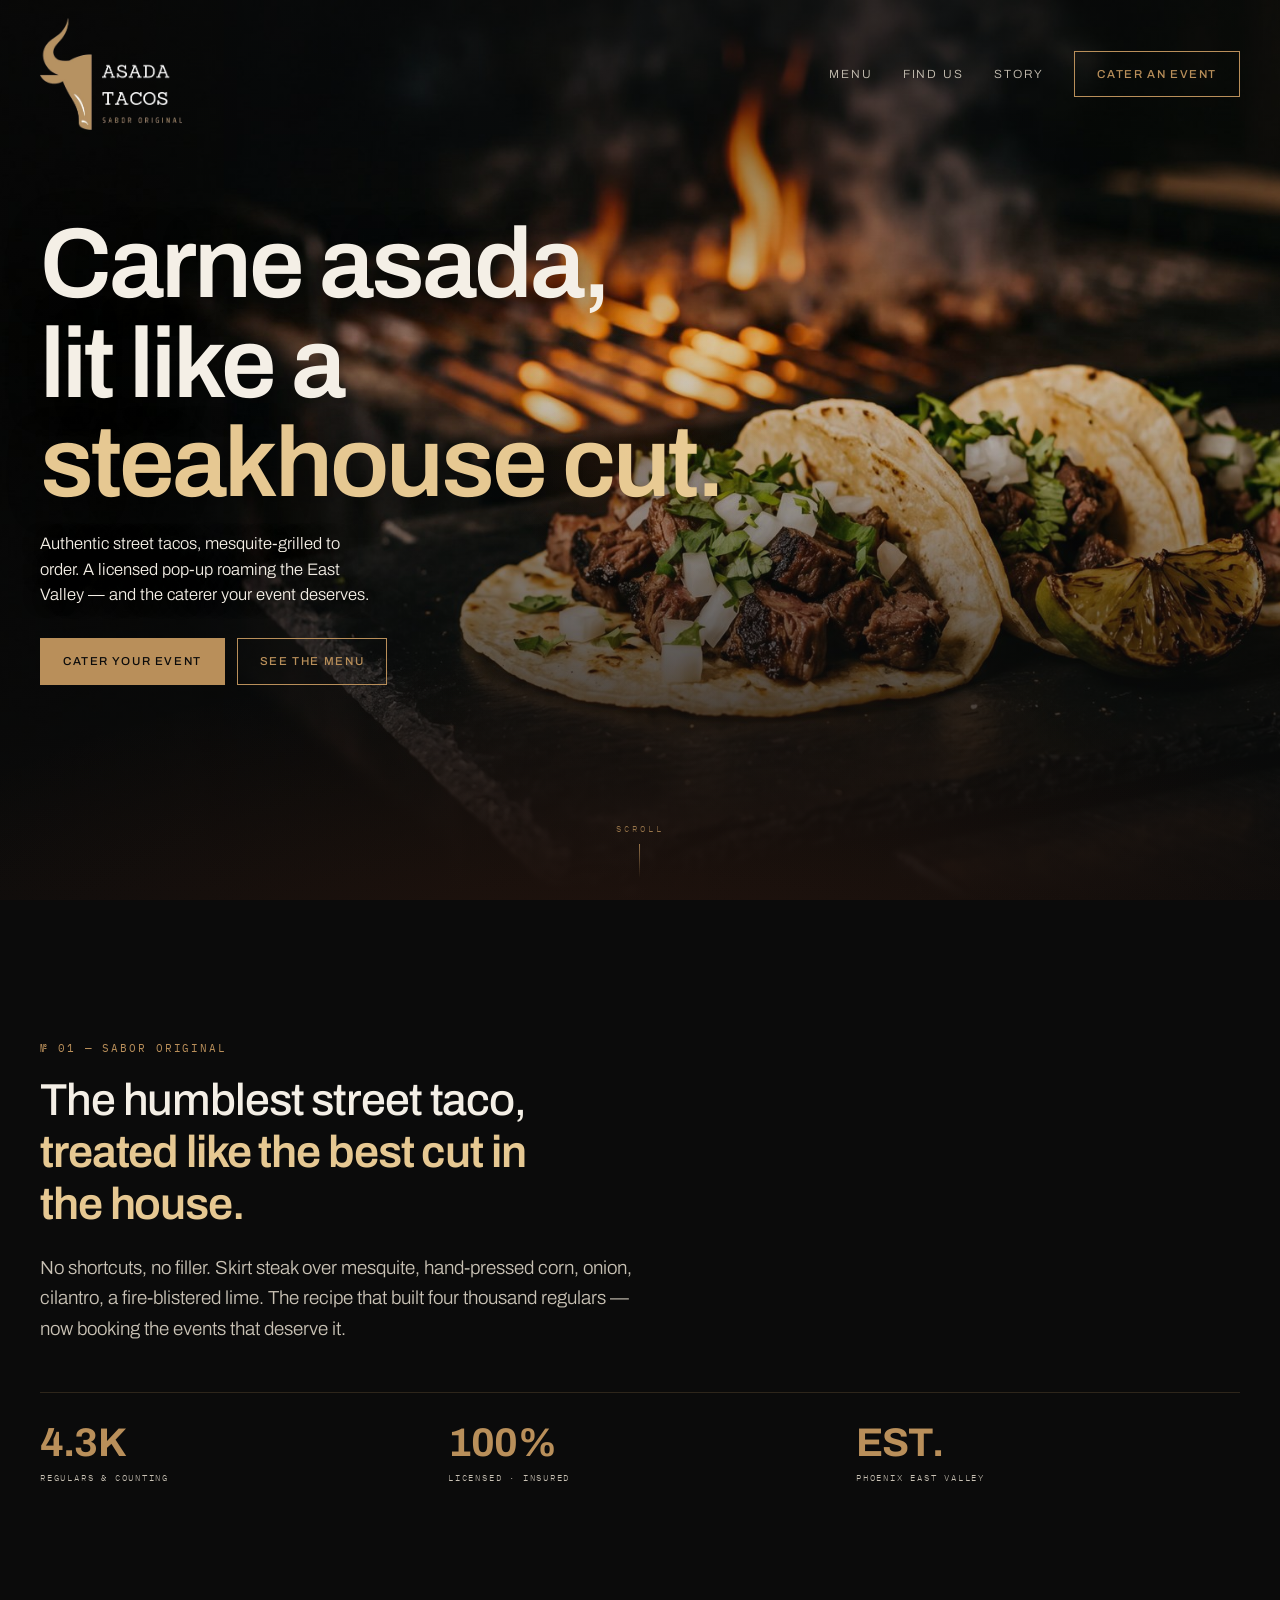
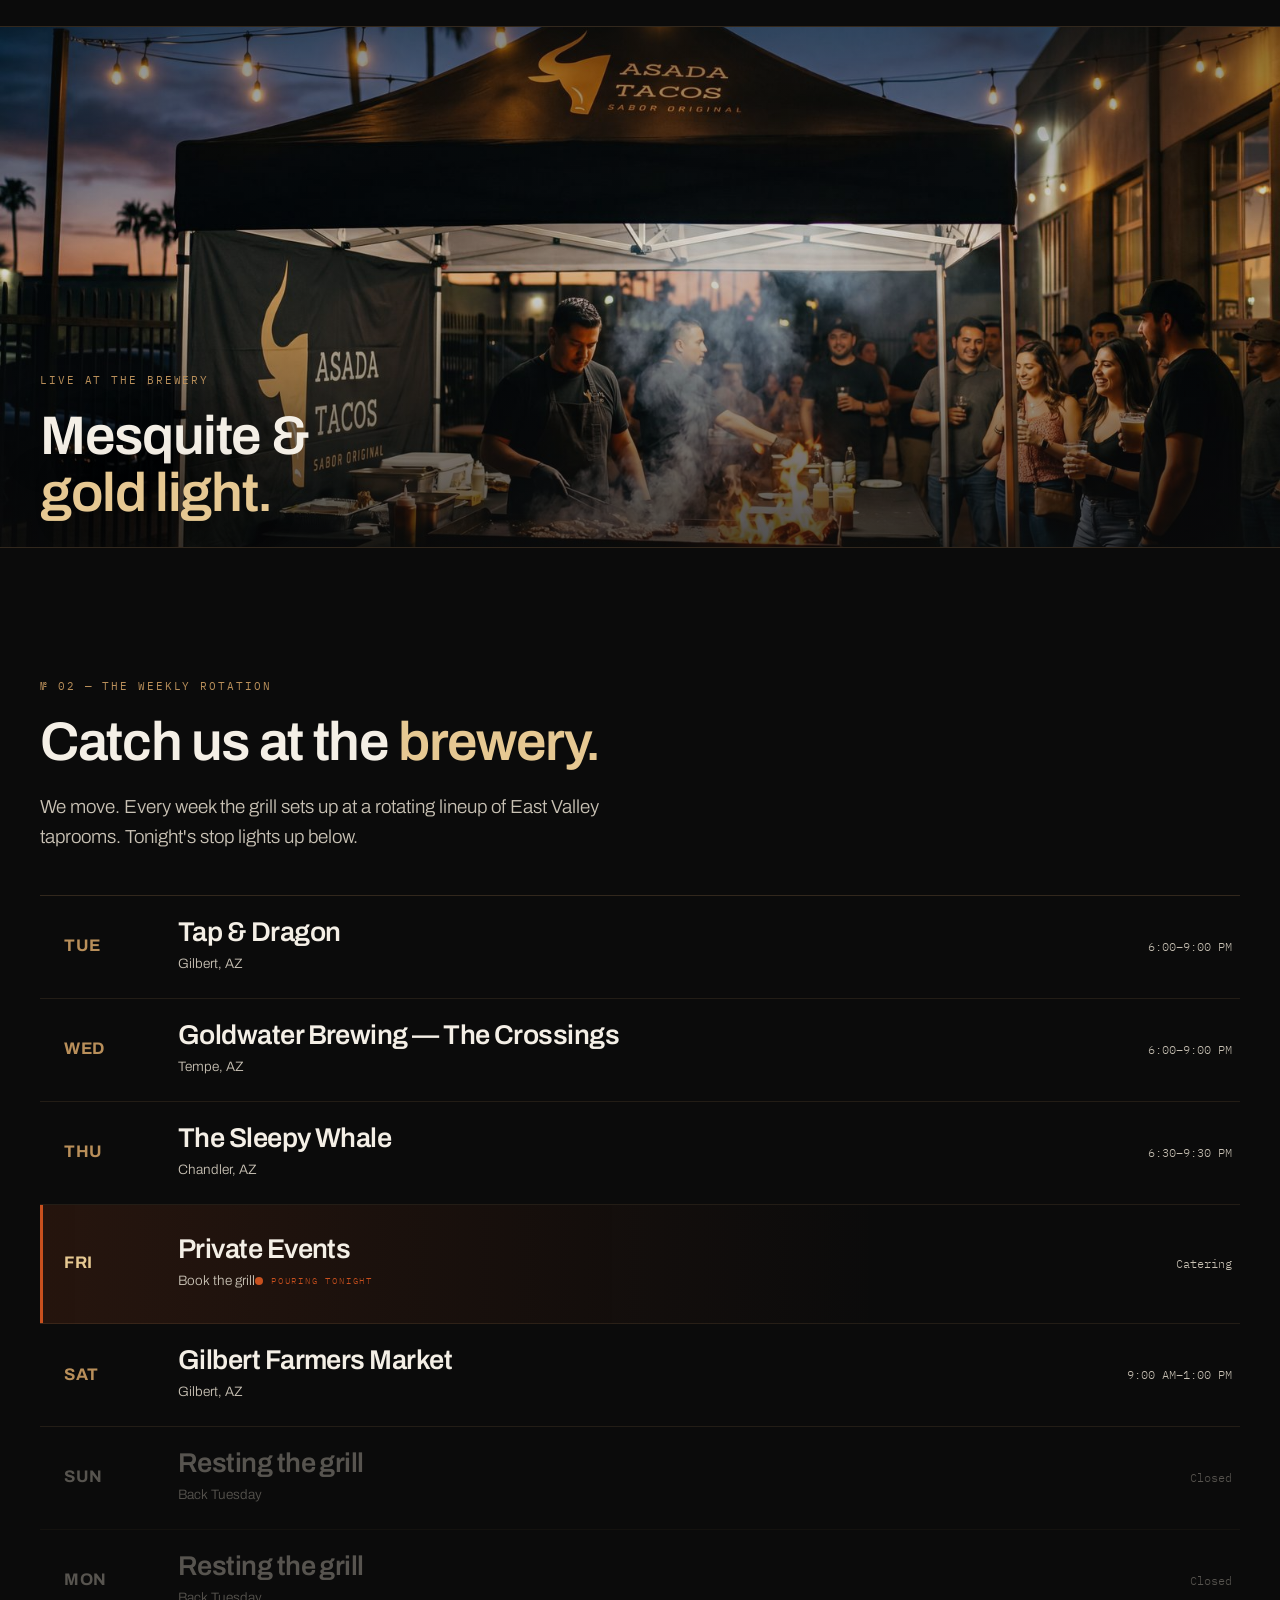
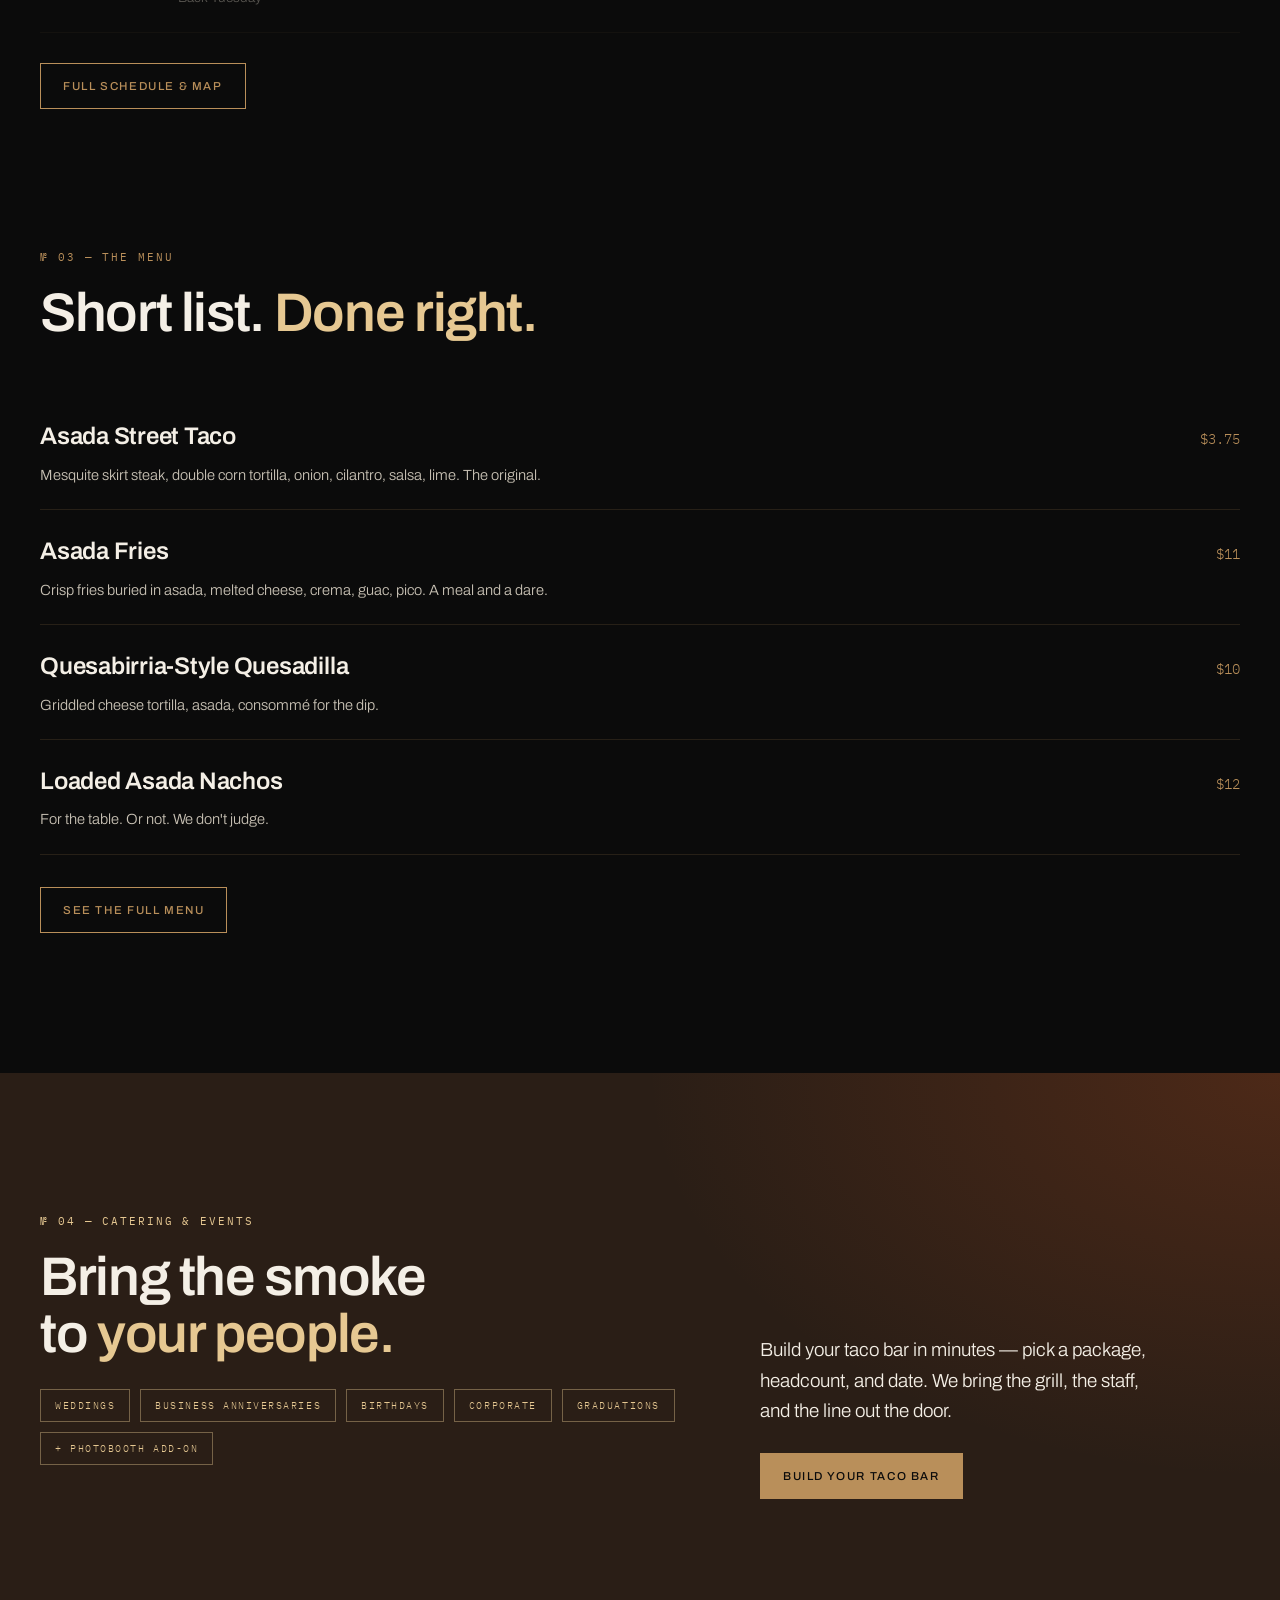
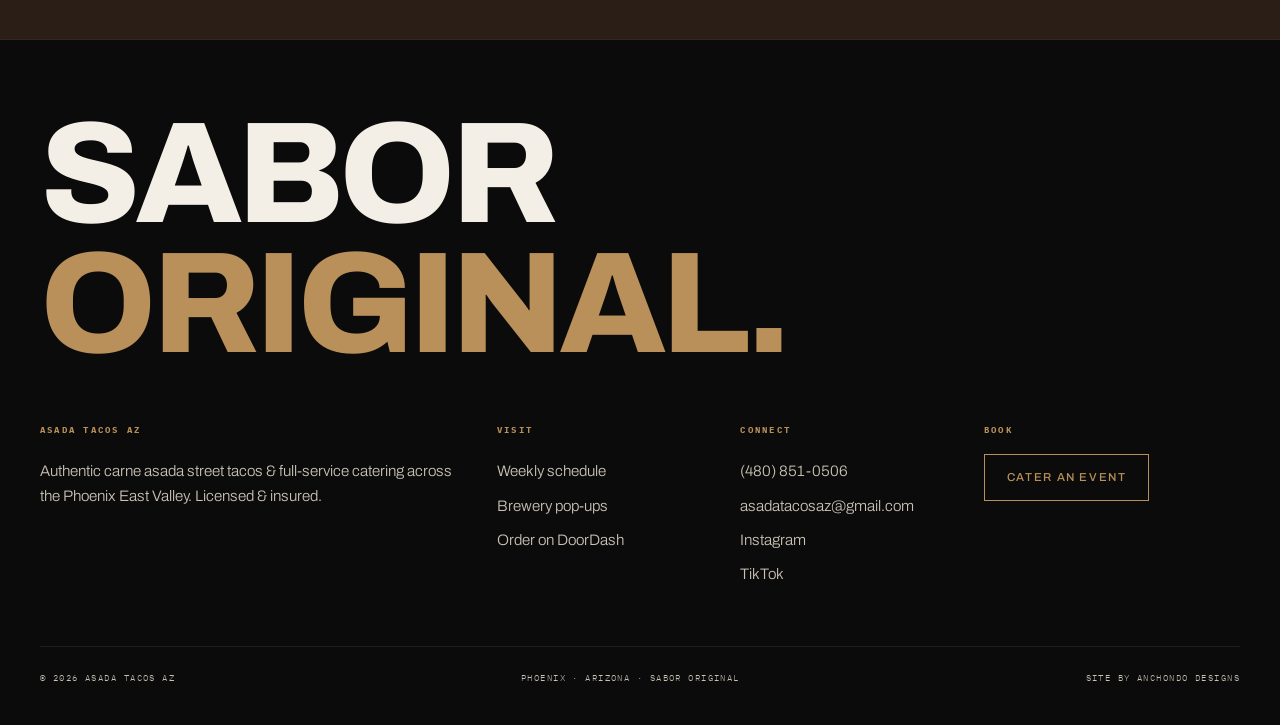
<file: index.html>
<!DOCTYPE html>
<html lang="en">
<head>
<meta charset="UTF-8">
<meta name="viewport" content="width=device-width, initial-scale=1, viewport-fit=cover">
<title>Asada Tacos AZ — Sabor Original · Authentic Asada Street Tacos & Catering</title>
<meta name="description" content="Authentic carne asada street tacos in Phoenix, Arizona. Licensed pop-up at East Valley breweries. Catering for events, anniversaries & private parties. Sabor Original.">
<meta name="theme-color" content="#0B0B0B">
<meta property="og:title" content="Asada Tacos AZ — Sabor Original">
<meta property="og:description" content="Carne asada, lit like a steakhouse cut. Street tacos + catering across the Phoenix East Valley.">
<meta property="og:type" content="website">
<meta property="og:image" content="assets/generated/hero-tacos-fire-web.jpg">
<link rel="preconnect" href="https://fonts.googleapis.com">
<link rel="preconnect" href="https://fonts.gstatic.com" crossorigin>
<link rel="preload" as="image" href="assets/generated/hero-tacos-fire-web.jpg">
<link href="https://fonts.googleapis.com/css2?family=Archivo:wght@300;400;500;600;700&family=Archivo+Expanded:wght@500;600;700;800&family=IBM+Plex+Mono:wght@400;500&display=swap" rel="stylesheet">
<link rel="stylesheet" href="css/site.css">
<style>
.hero{position:relative;min-height:100svh;display:flex;overflow:hidden}
.hero-bg{position:absolute;inset:0;z-index:0}
.hero-bg .heroposter,.hero-bg .herovid{position:absolute;inset:0;width:100%;height:100%;object-fit:cover;object-position:center 42%}
.hero-bg .herovid{z-index:1}
.hero-bg::after{content:"";position:absolute;inset:0;z-index:2;background:linear-gradient(180deg,rgba(11,11,11,.62) 0%,rgba(11,11,11,.15) 38%,rgba(11,11,11,.72) 78%,var(--carbon) 100%)}
.hero-bg::before{content:"";position:absolute;inset:0;z-index:3;background:radial-gradient(120% 80% at 50% 120%,rgba(200,80,30,.16),transparent 60%)}
.hero .wrap{position:relative;z-index:4;width:100%;min-height:100svh;display:flex;flex-direction:column;padding-top:132px;padding-bottom:34px}
.hero .h1{text-shadow:0 2px 34px rgba(0,0,0,.5)}
.hero .lede{max-width:34ch;margin:18px 0 0;font-size:1.04rem;color:var(--hueso);line-height:1.55;text-shadow:0 1px 18px rgba(0,0,0,.55)}
.herobtns{display:flex;gap:12px;margin-top:auto;padding-top:26px}
.herobtns .cta{flex:1}
.scrollcue{position:absolute;left:50%;bottom:22px;transform:translateX(-50%);z-index:4;font-family:var(--mono);font-size:.55rem;letter-spacing:.34em;color:var(--oro);text-transform:uppercase;display:none;flex-direction:column;align-items:center;gap:8px;opacity:.8}
.scrollcue i{width:1px;height:34px;background:linear-gradient(var(--oro),transparent);animation:drop 1.8s var(--ease) infinite}
@keyframes drop{0%{transform:scaleY(0);transform-origin:top}45%{transform:scaleY(1);transform-origin:top}55%{transform:scaleY(1);transform-origin:bottom}100%{transform:scaleY(0);transform-origin:bottom}}
@media(min-width:1024px){.hero{align-items:center}.hero .wrap{min-height:0;display:block;padding-top:0;padding-bottom:0}.herobtns{margin-top:30px;padding-top:0;flex-wrap:wrap}.herobtns .cta{flex:0 0 auto}.scrollcue{display:flex}}
@media(prefers-reduced-motion:reduce){.hero-bg .herovid{display:none}}
</style>
</head>
<body>

<div id="load"><img class="loadlogo" src="assets/img/asada-logo.png" alt="Asada Tacos — Sabor Original"><div class="ember" aria-hidden="true"></div></div>
<div id="glow" aria-hidden="true"></div>

<header id="hdr">
  <div class="wrap nav">
    <a href="index.html" class="brand" aria-label="Asada Tacos — Sabor Original home"><img class="brandlogo" src="assets/img/asada-logo.png" alt="Asada Tacos — Sabor Original"></a>
    <nav class="navlinks">
      <a href="menu.html">Menu</a>
      <a href="find-us.html">Find Us</a>
      <a href="story.html">Story</a>
      <a href="catering.html" class="cta ghost">Cater an event</a>
    </nav>
    <div class="burger" id="burger" aria-label="Menu" role="button" tabindex="0"><span></span><span></span><span></span></div>
  </div>
</header>

<div id="drawer">
  <div class="drawer-top">
    <a href="index.html" class="brand" aria-label="Asada Tacos — Sabor Original home"><img class="brandlogo" src="assets/img/asada-logo.png" alt="Asada Tacos — Sabor Original"></a>
    <button class="dclose" id="dclose" type="button" aria-label="Close menu"><svg viewBox="0 0 24 24" fill="none" stroke="currentColor" stroke-width="1.6" stroke-linecap="round" aria-hidden="true"><path d="M5 5l14 14M19 5L5 19"/></svg></button>
  </div>
  <nav class="drawer-links">
    <a href="menu.html"><span class="mono">01</span>Menu</a>
    <a href="find-us.html"><span class="mono">02</span>Find Us</a>
    <a href="catering.html"><span class="mono">03</span>Catering</a>
    <a href="story.html"><span class="mono">04</span>Story</a>
  </nav>
  <a href="catering.html" class="cta">Build your taco bar</a>
</div>

<main>
<section class="hero" id="top">
  <div class="hero-bg">
    <img class="heroposter" src="assets/generated/hero-tacos-fire-web.jpg" alt="Carne asada street tacos over a glowing mesquite grill" id="heroimg">
    <video class="herovid" autoplay muted loop playsinline preload="auto" poster="assets/generated/hero-tacos-fire-web.jpg">
      <source src="assets/generated/20260615-022723_hero-tacos-fire-video.mp4" type="video/mp4">
    </video>
  </div>
  <div class="wrap">
    <h1 class="h1">Carne asada,<br>lit like a<br><em>steakhouse cut.</em></h1>
    <p class="lede">Authentic street tacos, mesquite-grilled to order. A licensed pop-up roaming the East Valley — and the caterer your event deserves.</p>
    <div class="herobtns">
      <a href="catering.html" class="cta">Cater your event</a>
      <a href="menu.html" class="cta ghost">See the menu</a>
    </div>
  </div>
  <div class="scrollcue"><span>Scroll</span><i></i></div>
</section>

<section class="band statement">
  <div class="wrap">
    <p class="kicker mono rv">№ 01 — Sabor Original</p>
    <p class="big rv d1">The humblest street taco, <b>treated like the best cut in the house.</b></p>
    <p class="lead rv d2">No shortcuts, no filler. Skirt steak over mesquite, hand-pressed corn, onion, cilantro, a fire-blistered lime. The recipe that built four thousand regulars — now booking the events that deserve it.</p>
    <div class="figs">
      <div class="fig rv d1"><div class="n">4.3K</div><div class="l">Regulars &amp; counting</div></div>
      <div class="fig rv d2"><div class="n">100%</div><div class="l">Licensed · insured</div></div>
      <div class="fig rv d3"><div class="n">EST.</div><div class="l">Phoenix East Valley</div></div>
    </div>
  </div>
</section>

<section class="showcase rv">
  <img src="assets/generated/20260615-020449_scene-night-ref-web.jpg" alt="Asada Tacos pop-up tent and mesquite grill at a Phoenix brewery at dusk" loading="lazy">
  <div class="cap"><div class="wrap"><p class="kicker mono">Live at the brewery</p><p class="h2" style="max-width:16ch">Mesquite &amp;<br><em>gold light.</em></p></div></div>
</section>

<section class="band tight" id="week">
  <div class="wrap">
    <p class="kicker mono rv">№ 02 — The Weekly Rotation</p>
    <h2 class="h2 rv d1">Catch us at the <em>brewery.</em></h2>
    <p class="lead rv d2">We move. Every week the grill sets up at a rotating lineup of East Valley taprooms. Tonight's stop lights up below.</p>
    <div class="sched rv d2">
      <div class="srow" data-day="2">
        <div class="sday">Tue</div>
        <div class="splace"><b>Tap &amp; Dragon</b><span>Gilbert, AZ</span><span class="stag"></span></div>
        <div class="stime">6:00–9:00 PM</div>
      </div>
      <div class="srow" data-day="3">
        <div class="sday">Wed</div>
        <div class="splace"><b>Goldwater Brewing — The Crossings</b><span>Tempe, AZ</span><span class="stag"></span></div>
        <div class="stime">6:00–9:00 PM</div>
      </div>
      <div class="srow" data-day="4">
        <div class="sday">Thu</div>
        <div class="splace"><b>The Sleepy Whale</b><span>Chandler, AZ</span><span class="stag"></span></div>
        <div class="stime">6:30–9:30 PM</div>
      </div>
      <div class="srow" data-day="5">
        <div class="sday">Fri</div>
        <div class="splace"><b>Private Events</b><span>Book the grill</span><span class="stag"></span></div>
        <div class="stime">Catering</div>
      </div>
      <div class="srow" data-day="6">
        <div class="sday">Sat</div>
        <div class="splace"><b>Gilbert Farmers Market</b><span>Gilbert, AZ</span><span class="stag"></span></div>
        <div class="stime">9:00 AM–1:00 PM</div>
      </div>
      <div class="srow closed" data-day="0">
        <div class="sday">Sun</div>
        <div class="splace"><b>Resting the grill</b><span>Back Tuesday</span></div>
        <div class="stime">Closed</div>
      </div>
      <div class="srow closed" data-day="1">
        <div class="sday">Mon</div>
        <div class="splace"><b>Resting the grill</b><span>Back Tuesday</span></div>
        <div class="stime">Closed</div>
      </div>
    </div>
    <p style="margin-top:30px"><a href="find-us.html" class="cta ghost rv">Full schedule &amp; map</a></p>
  </div>
</section>

<section class="band tight">
  <div class="wrap">
    <p class="kicker mono rv">№ 03 — The Menu</p>
    <h2 class="h2 rv d1">Short list. <em>Done right.</em></h2>
    <div class="menu-cat">
      <div class="mi rv d1"><span class="nm">Asada Street Taco</span><span class="pr">$3.75</span><span class="ds">Mesquite skirt steak, double corn tortilla, onion, cilantro, salsa, lime. The original.</span></div>
      <div class="mi rv d1"><span class="nm">Asada Fries</span><span class="pr">$11</span><span class="ds">Crisp fries buried in asada, melted cheese, crema, guac, pico. A meal and a dare.</span></div>
      <div class="mi rv d2"><span class="nm">Quesabirria-Style Quesadilla</span><span class="pr">$10</span><span class="ds">Griddled cheese tortilla, asada, consommé for the dip.</span></div>
      <div class="mi rv d2"><span class="nm">Loaded Asada Nachos</span><span class="pr">$12</span><span class="ds">For the table. Or not. We don't judge.</span></div>
    </div>
    <p style="margin-top:32px"><a href="menu.html" class="cta ghost rv">See the full menu</a></p>
  </div>
</section>

<section class="band cater">
  <div class="wrap cater-inner">
    <div>
      <p class="kicker mono rv" style="color:var(--oro-lux)">№ 04 — Catering &amp; Events</p>
      <h2 class="h2 rv d1">Bring the smoke<br>to <em>your people.</em></h2>
      <div class="tags rv d2"><span>Weddings</span><span>Business Anniversaries</span><span>Birthdays</span><span>Corporate</span><span>Graduations</span><span>+ Photobooth Add-On</span></div>
    </div>
    <div class="rv d2">
      <p class="lead" style="color:var(--hueso);max-width:36ch">Build your taco bar in minutes — pick a package, headcount, and date. We bring the grill, the staff, and the line out the door.</p>
      <p style="margin-top:26px"><a href="catering.html" class="cta">Build your taco bar</a></p>
    </div>
  </div>
</section>
</main>

<footer>
  <div class="wrap">
    <div class="fmark rv">Sabor<br><b>Original.</b></div>
    <div class="fgrid">
      <div class="fcol"><h4>Asada Tacos AZ</h4><p>Authentic carne asada street tacos &amp; full-service catering across the Phoenix East Valley. Licensed &amp; insured.</p></div>
      <div class="fcol"><h4>Visit</h4><a href="find-us.html">Weekly schedule</a><a href="find-us.html">Brewery pop-ups</a><a href="#" onclick="return false">Order on DoorDash</a></div>
      <div class="fcol"><h4>Connect</h4><a href="tel:+14808510506">(480) 851-0506</a><a href="mailto:asadatacosaz@gmail.com">asadatacosaz@gmail.com</a><a href="https://www.instagram.com/asada_tacos_az/" target="_blank" rel="noopener">Instagram</a><a href="https://www.tiktok.com/@asada_tacos_az" target="_blank" rel="noopener">TikTok</a></div>
      <div class="fcol"><h4>Book</h4><a href="catering.html" class="cta ghost">Cater an event</a></div>
    </div>
    <div class="fbtm"><span>© 2026 Asada Tacos AZ</span><span>Phoenix · Arizona · Sabor Original</span><span>Site by Anchondo Designs</span></div>
  </div>
</footer>

<script src="js/site.js"></script>
</body>
</html>
</file>
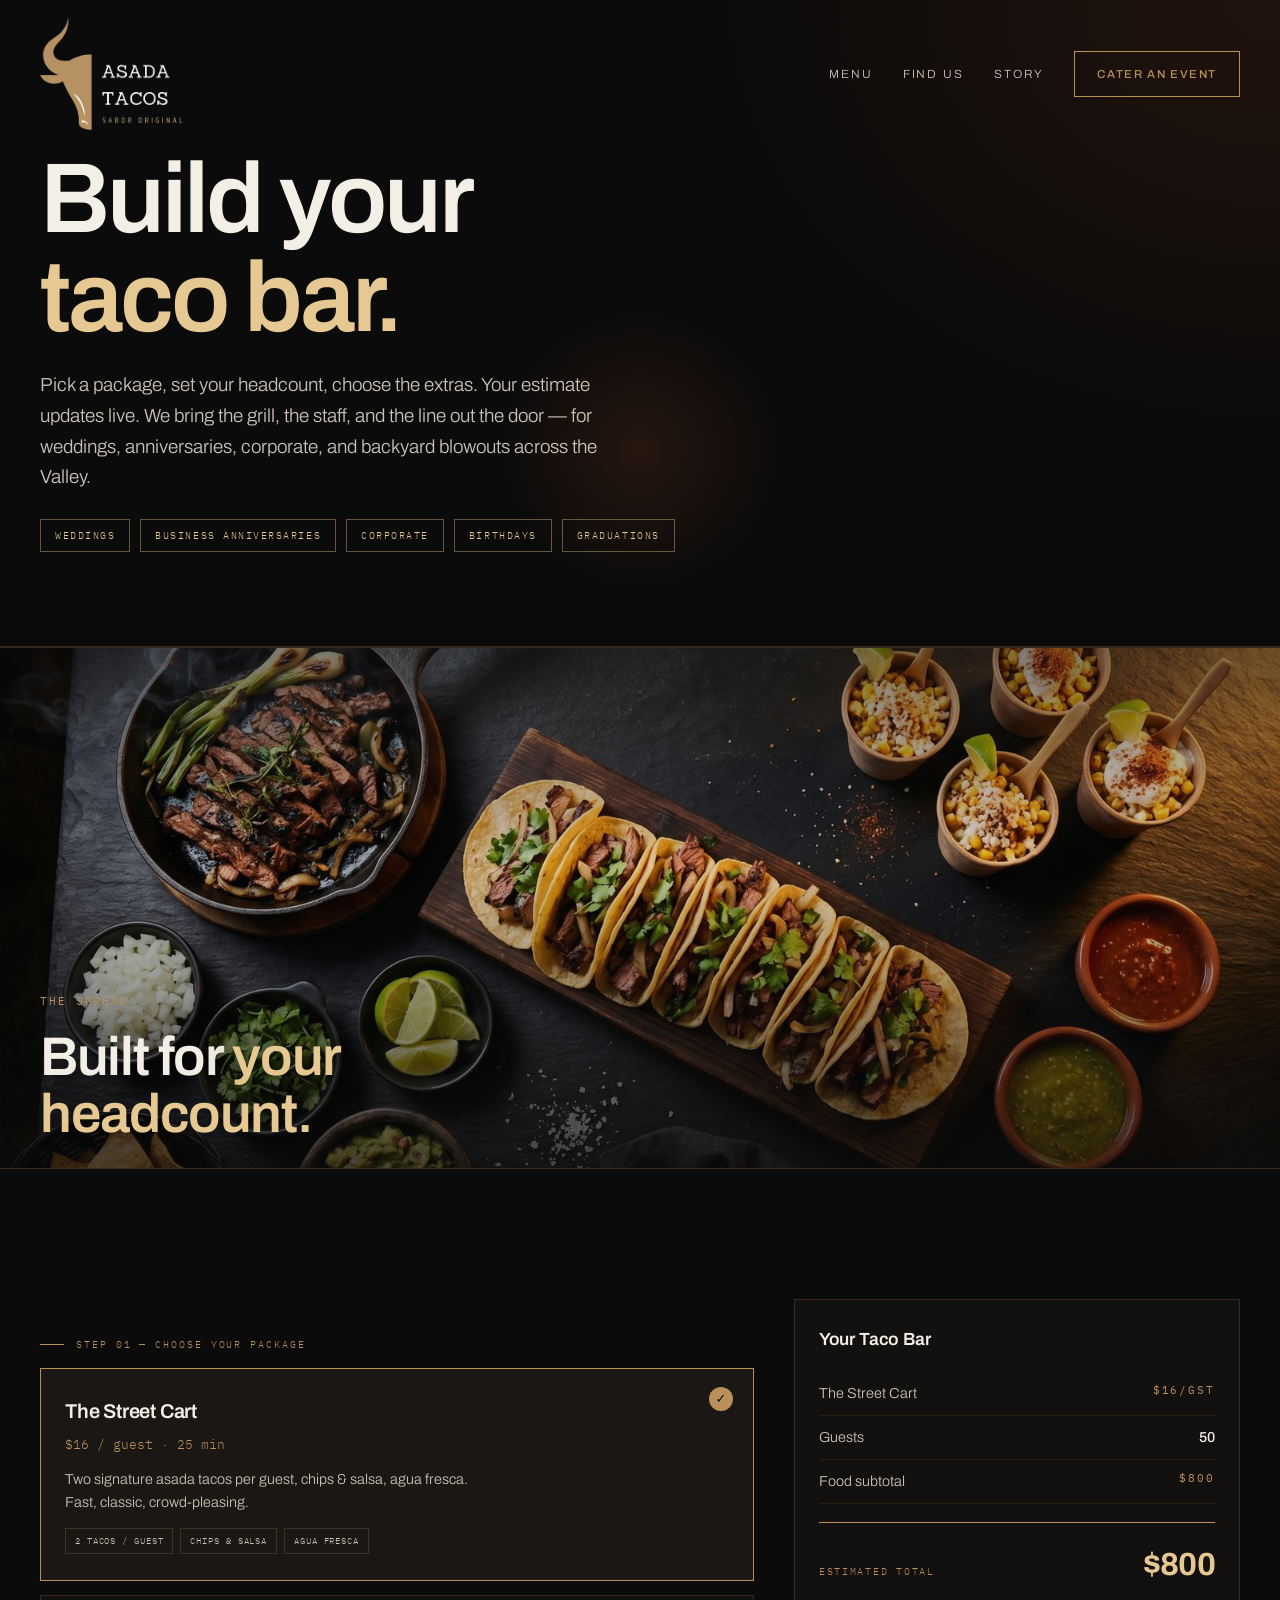
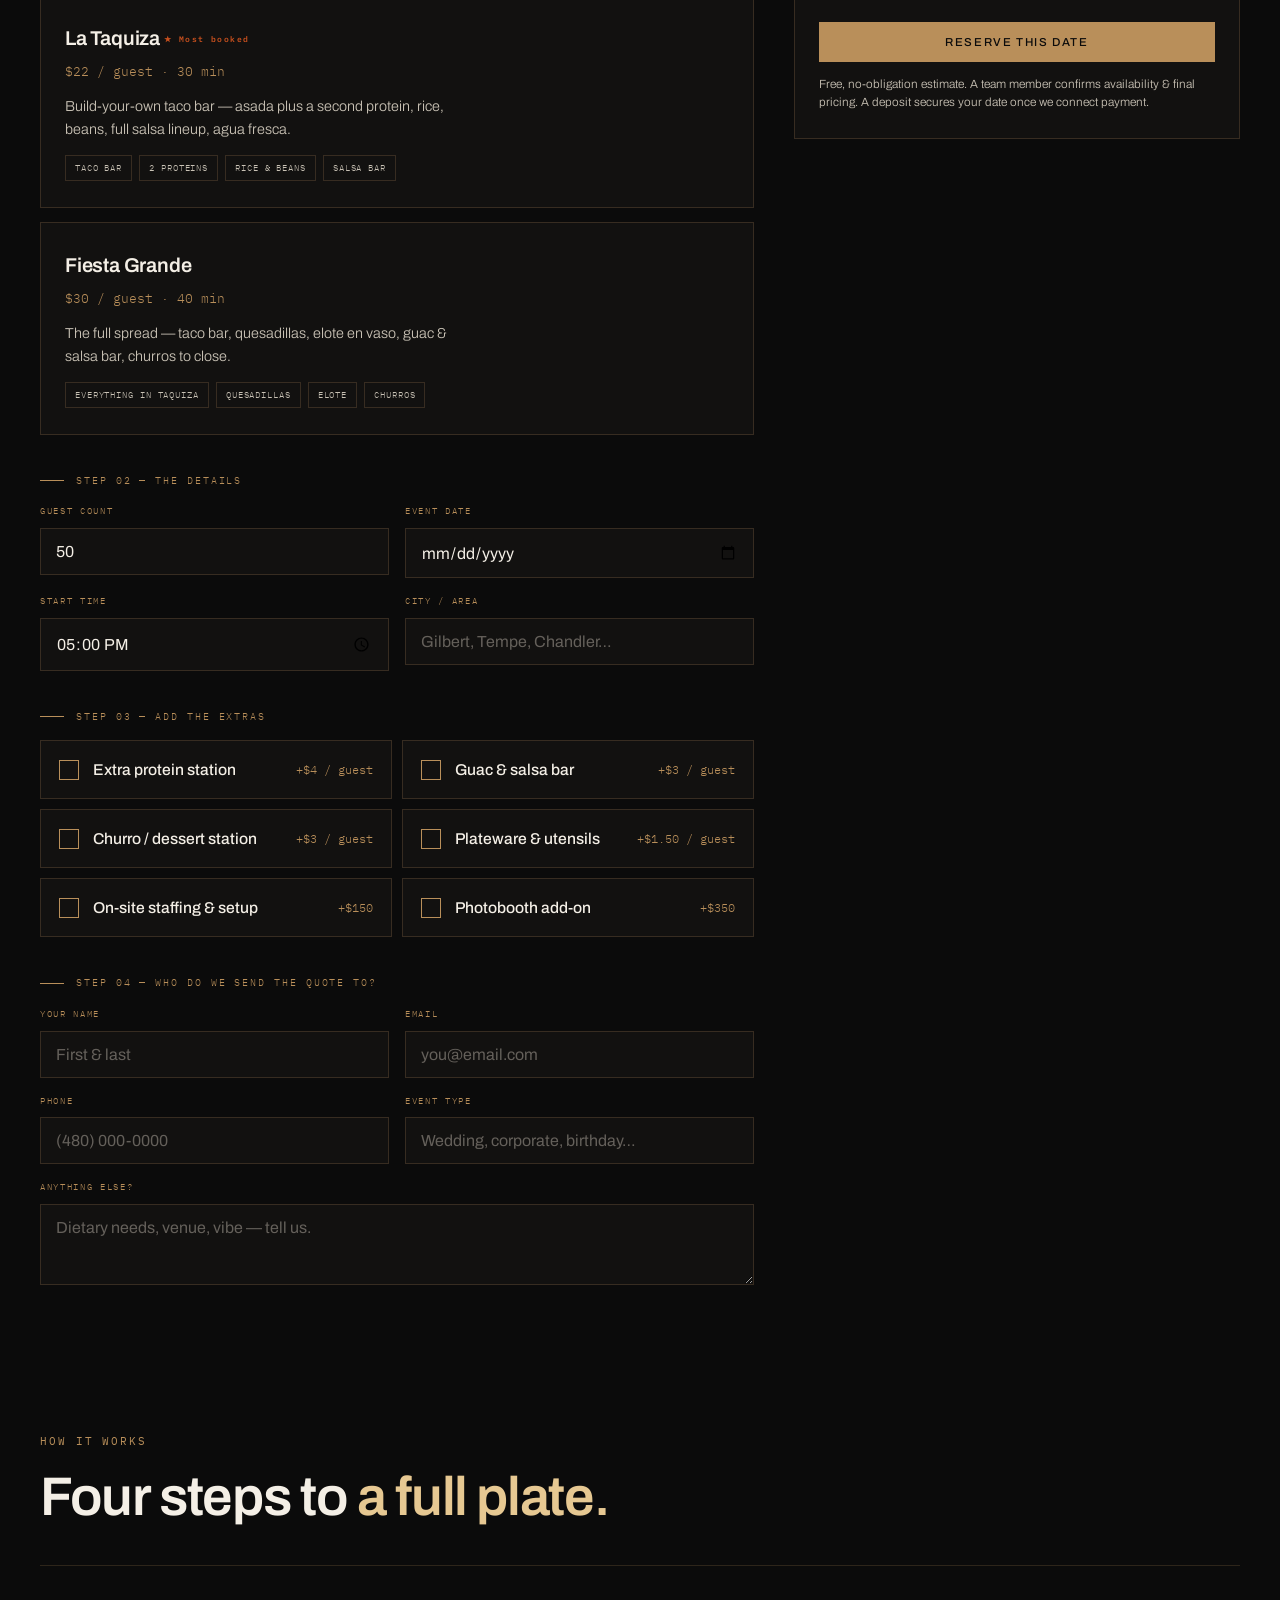
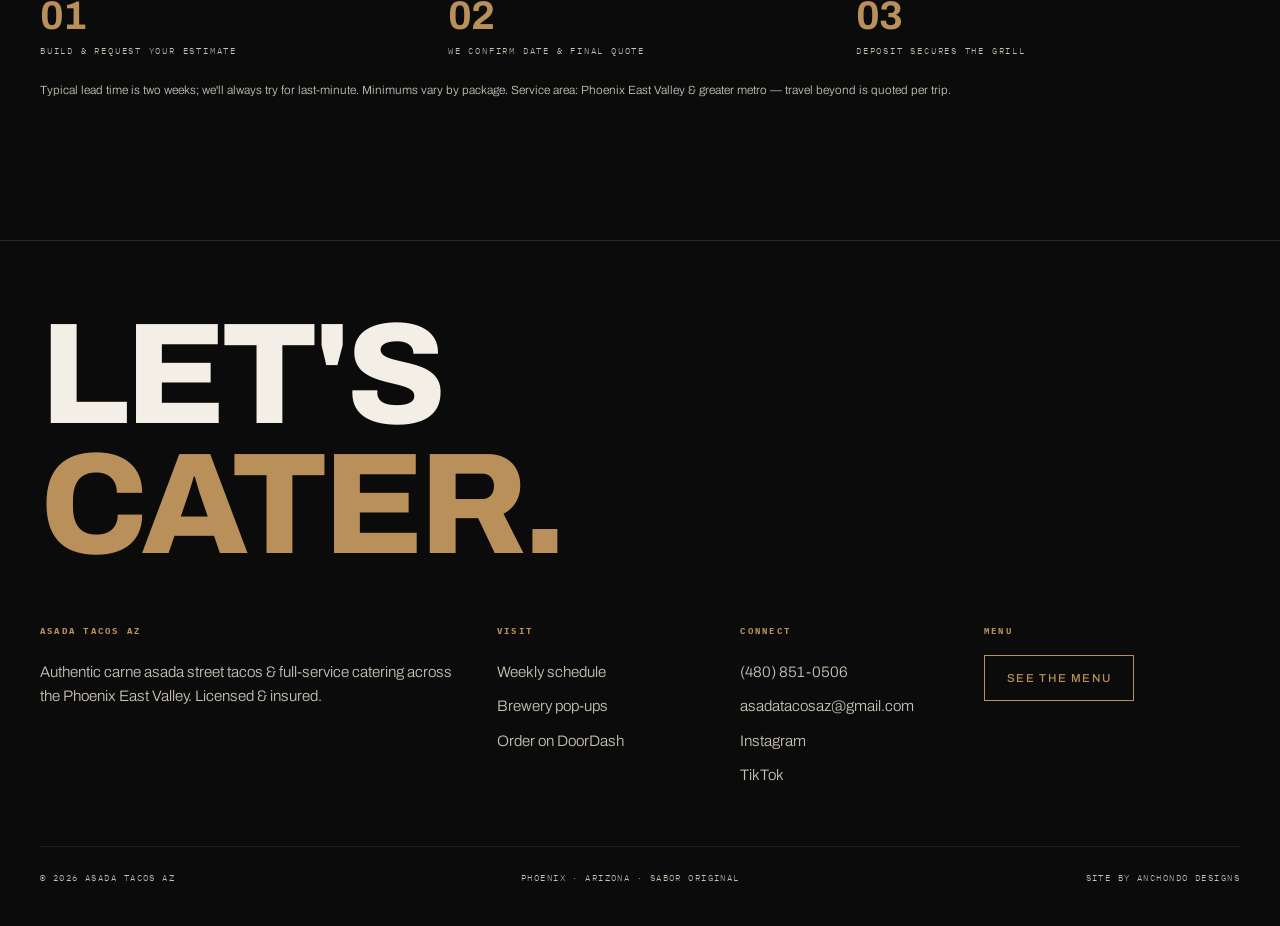
<file: catering.html>
<!DOCTYPE html>
<html lang="en">
<head>
<meta charset="UTF-8">
<meta name="viewport" content="width=device-width, initial-scale=1, viewport-fit=cover">
<title>Catering — Build Your Taco Bar · Asada Tacos AZ</title>
<meta name="description" content="Asada Tacos AZ catering — build your taco bar online. Pick a package, headcount & add-ons for weddings, corporate events, anniversaries & parties across Phoenix.">
<meta name="theme-color" content="#0B0B0B">
<meta property="og:title" content="Catering — Build Your Taco Bar · Asada Tacos AZ">
<meta property="og:description" content="Pick a package, your headcount, and add-ons. We bring the grill, the staff, and the line out the door.">
<link rel="preconnect" href="https://fonts.googleapis.com">
<link rel="preconnect" href="https://fonts.gstatic.com" crossorigin>
<link href="https://fonts.googleapis.com/css2?family=Archivo:wght@300;400;500;600;700&family=Archivo+Expanded:wght@500;600;700;800&family=IBM+Plex+Mono:wght@400;500&display=swap" rel="stylesheet">
<link rel="stylesheet" href="css/site.css">
<style>
.step-no{font-family:var(--mono);font-size:.6rem;letter-spacing:.2em;color:var(--oro);text-transform:uppercase;margin:38px 0 16px;display:flex;align-items:center;gap:12px}
.step-no::before{content:"";width:24px;height:1px;background:var(--oro)}
.confirm{background:var(--carbon-2);border:1px solid var(--oro);padding:22px;margin-top:16px;display:none}
.confirm.show{display:block}
</style>
</head>
<body>
<div id="load"><img class="loadlogo" src="assets/img/asada-logo.png" alt="Asada Tacos — Sabor Original"><div class="ember" aria-hidden="true"></div></div>
<div id="glow" aria-hidden="true"></div>

<header id="hdr">
  <div class="wrap nav">
    <a href="index.html" class="brand" aria-label="Asada Tacos — Sabor Original home"><img class="brandlogo" src="assets/img/asada-logo.png" alt="Asada Tacos — Sabor Original"></a>
    <nav class="navlinks">
      <a href="menu.html">Menu</a>
      <a href="find-us.html">Find Us</a>
      <a href="story.html">Story</a>
      <a href="catering.html" class="cta ghost" aria-current="page">Cater an event</a>
    </nav>
    <div class="burger" id="burger" aria-label="Menu" role="button" tabindex="0"><span></span><span></span><span></span></div>
  </div>
</header>
<div id="drawer">
  <div class="drawer-top">
    <a href="index.html" class="brand" aria-label="Asada Tacos — Sabor Original home"><img class="brandlogo" src="assets/img/asada-logo.png" alt="Asada Tacos — Sabor Original"></a>
    <button class="dclose" id="dclose" type="button" aria-label="Close menu"><svg viewBox="0 0 24 24" fill="none" stroke="currentColor" stroke-width="1.6" stroke-linecap="round" aria-hidden="true"><path d="M5 5l14 14M19 5L5 19"/></svg></button>
  </div>
  <nav class="drawer-links">
    <a href="menu.html"><span class="mono">01</span>Menu</a>
    <a href="find-us.html"><span class="mono">02</span>Find Us</a>
    <a href="catering.html"><span class="mono">03</span>Catering</a>
    <a href="story.html"><span class="mono">04</span>Story</a>
  </nav>
  <a href="catering.html" class="cta">Build your taco bar</a>
</div>

<main>
<section class="phero">
  <div class="wrap">
    <h1 class="h1 rv d1">Build your<br><em>taco bar.</em></h1>
    <p class="lead rv d2">Pick a package, set your headcount, choose the extras. Your estimate updates live. We bring the grill, the staff, and the line out the door — for weddings, anniversaries, corporate, and backyard blowouts across the Valley.</p>
    <div class="tags rv d2"><span>Weddings</span><span>Business Anniversaries</span><span>Corporate</span><span>Birthdays</span><span>Graduations</span></div>
  </div>
</section>

<section class="showcase rv">
  <img src="assets/generated/20260615-015755_catering-spread-web.jpg" alt="Overhead spread of an Asada Tacos catering taco bar" loading="lazy">
  <div class="cap"><div class="wrap"><p class="kicker mono">The spread</p><p class="h2" style="max-width:16ch">Built for <em>your headcount.</em></p></div></div>
</section>

<section class="band tight">
  <div class="wrap config-grid">
    <form id="builder" autocomplete="on">
      <p class="step-no">Step 01 — Choose your package</p>
      <div class="config" id="pkgs">
        <div class="pkg sel" data-pkg="Street Cart" data-head="16" data-min="25">
          <div class="pn">The Street Cart</div>
          <div class="pp">$16 / guest · 25 min</div>
          <div class="pd">Two signature asada tacos per guest, chips &amp; salsa, agua fresca. Fast, classic, crowd-pleasing.</div>
          <ul><li>2 tacos / guest</li><li>Chips &amp; salsa</li><li>Agua fresca</li></ul>
        </div>
        <div class="pkg" data-pkg="La Taquiza" data-head="22" data-min="30">
          <div class="pn">La Taquiza <span style="color:var(--brasa);font-family:var(--mono);font-size:.5rem;letter-spacing:.18em;vertical-align:middle">★ Most booked</span></div>
          <div class="pp">$22 / guest · 30 min</div>
          <div class="pd">Build-your-own taco bar — asada plus a second protein, rice, beans, full salsa lineup, agua fresca.</div>
          <ul><li>Taco bar</li><li>2 proteins</li><li>Rice &amp; beans</li><li>Salsa bar</li></ul>
        </div>
        <div class="pkg" data-pkg="Fiesta Grande" data-head="30" data-min="40">
          <div class="pn">Fiesta Grande</div>
          <div class="pp">$30 / guest · 40 min</div>
          <div class="pd">The full spread — taco bar, quesadillas, elote en vaso, guac &amp; salsa bar, churros to close.</div>
          <ul><li>Everything in Taquiza</li><li>Quesadillas</li><li>Elote</li><li>Churros</li></ul>
        </div>
      </div>

      <p class="step-no">Step 02 — The details</p>
      <div class="fieldrow">
        <div class="field"><label for="head">Guest count</label><input type="number" id="head" min="1" value="50" inputmode="numeric"></div>
        <div class="field"><label for="date">Event date</label><input type="date" id="date"></div>
        <div class="field"><label for="time">Start time</label><input type="time" id="time" value="17:00"></div>
        <div class="field"><label for="city">City / area</label><input type="text" id="city" placeholder="Gilbert, Tempe, Chandler…"></div>
      </div>

      <p class="step-no">Step 03 — Add the extras</p>
      <div class="addons" id="addons">
        <div class="addon" data-name="Extra protein station" data-price="4" data-per="head"><span class="box"></span><span class="an">Extra protein station</span><span class="ap">+$4 / guest</span></div>
        <div class="addon" data-name="Guac &amp; salsa bar" data-price="3" data-per="head"><span class="box"></span><span class="an">Guac &amp; salsa bar</span><span class="ap">+$3 / guest</span></div>
        <div class="addon" data-name="Churro / dessert station" data-price="3" data-per="head"><span class="box"></span><span class="an">Churro / dessert station</span><span class="ap">+$3 / guest</span></div>
        <div class="addon" data-name="Plateware &amp; utensils" data-price="1.5" data-per="head"><span class="box"></span><span class="an">Plateware &amp; utensils</span><span class="ap">+$1.50 / guest</span></div>
        <div class="addon" data-name="On-site staffing &amp; setup" data-price="150" data-per="flat"><span class="box"></span><span class="an">On-site staffing &amp; setup</span><span class="ap">+$150</span></div>
        <div class="addon" data-name="Photobooth add-on" data-price="350" data-per="flat"><span class="box"></span><span class="an">Photobooth add-on</span><span class="ap">+$350</span></div>
      </div>

      <p class="step-no">Step 04 — Who do we send the quote to?</p>
      <div class="fieldrow">
        <div class="field"><label for="name">Your name</label><input type="text" id="name" placeholder="First &amp; last"></div>
        <div class="field"><label for="email">Email</label><input type="email" id="email" placeholder="you@email.com"></div>
        <div class="field"><label for="phone">Phone</label><input type="tel" id="phone" placeholder="(480) 000-0000"></div>
        <div class="field"><label for=" etype">Event type</label><input type="text" id="etype" placeholder="Wedding, corporate, birthday…"></div>
      </div>
      <div class="field" style="margin-top:16px"><label for="notes">Anything else?</label><textarea id="notes" rows="3" placeholder="Dietary needs, venue, vibe — tell us."></textarea></div>
    </form>

    <aside class="summary" id="summary" aria-live="polite">
      <h3>Your Taco Bar</h3>
      <div class="sline"><span id="sum-pkg">The Street Cart</span><span class="mono" id="sum-pkgp">$16/gst</span></div>
      <div class="sline"><span>Guests</span><b id="sum-head">50</b></div>
      <div class="sline"><span>Food subtotal</span><span class="mono" id="sum-food">$800</span></div>
      <div id="sum-addons"></div>
      <div class="stotal"><span class="lbl">Estimated total</span><span class="amt" id="sum-total">$800</span></div>
      <p class="note" id="minnote"></p>
      <button type="button" class="cta" id="reserve" style="width:100%;margin-top:18px">Reserve this date</button>
      <p class="note">Free, no-obligation estimate. A team member confirms availability &amp; final pricing. A deposit secures your date once we connect payment.</p>
      <div class="confirm" id="confirm">
        <p class="mono" style="color:var(--oro-lux);margin-bottom:10px">Request ready ✓</p>
        <p style="font-size:.92rem;color:var(--hueso-dim);margin-bottom:14px">We've packaged your taco bar. Send it over and we'll reply within one business day with availability and a deposit link.</p>
        <a class="cta" id="sendmail" href="#" style="width:100%">Email my request</a>
      </div>
    </aside>
  </div>
</section>

<section class="band tight">
  <div class="wrap">
    <p class="kicker mono rv">How it works</p>
    <h2 class="h2 rv d1">Four steps to <em>a full plate.</em></h2>
    <div class="figs" style="margin-top:40px">
      <div class="fig rv d1"><div class="n">01</div><div class="l">Build &amp; request your estimate</div></div>
      <div class="fig rv d2"><div class="n">02</div><div class="l">We confirm date &amp; final quote</div></div>
      <div class="fig rv d3"><div class="n">03</div><div class="l">Deposit secures the grill</div></div>
    </div>
    <p class="note rv" style="margin-top:24px">Typical lead time is two weeks; we'll always try for last-minute. Minimums vary by package. Service area: Phoenix East Valley &amp; greater metro — travel beyond is quoted per trip.</p>
  </div>
</section>
</main>

<footer>
  <div class="wrap">
    <div class="fmark rv">Let's<br><b>Cater.</b></div>
    <div class="fgrid">
      <div class="fcol"><h4>Asada Tacos AZ</h4><p>Authentic carne asada street tacos &amp; full-service catering across the Phoenix East Valley. Licensed &amp; insured.</p></div>
      <div class="fcol"><h4>Visit</h4><a href="find-us.html">Weekly schedule</a><a href="find-us.html">Brewery pop-ups</a><a href="#" onclick="return false">Order on DoorDash</a></div>
      <div class="fcol"><h4>Connect</h4><a href="tel:+14808510506">(480) 851-0506</a><a href="mailto:asadatacosaz@gmail.com">asadatacosaz@gmail.com</a><a href="https://www.instagram.com/asada_tacos_az/" target="_blank" rel="noopener">Instagram</a><a href="https://www.tiktok.com/@asada_tacos_az" target="_blank" rel="noopener">TikTok</a></div>
      <div class="fcol"><h4>Menu</h4><a href="menu.html" class="cta ghost">See the menu</a></div>
    </div>
    <div class="fbtm"><span>© 2026 Asada Tacos AZ</span><span>Phoenix · Arizona · Sabor Original</span><span>Site by Anchondo Designs</span></div>
  </div>
</footer>

<script src="js/site.js"></script>
<script>
(function(){
  var money=function(n){return '$'+Math.round(n).toLocaleString();};
  var pkgs=document.querySelectorAll('#pkgs .pkg');
  var addons=document.querySelectorAll('#addons .addon');
  var headIn=document.getElementById('head');
  var sel={pkg:'The Street Cart',head:16,min:25,name:'Street Cart'};

  function recalc(){
    var head=Math.max(0,parseInt(headIn.value,10)||0);
    var perHead=sel.head, flat=0, lines='';
    addons.forEach(function(a){
      if(a.classList.contains('sel')){
        var p=parseFloat(a.getAttribute('data-price')), per=a.getAttribute('data-per');
        if(per==='head'){perHead+=p; lines+='<div class="sline"><span>'+a.getAttribute('data-name')+'</span><span class="mono">+'+money(p*head)+'</span></div>';}
        else{flat+=p; lines+='<div class="sline"><span>'+a.getAttribute('data-name')+'</span><span class="mono">+'+money(p)+'</span></div>';}
      }
    });
    var food=sel.head*head;
    var total=perHead*head+flat;
    document.getElementById('sum-pkg').textContent=sel.pkg;
    document.getElementById('sum-pkgp').textContent='$'+sel.head+'/gst';
    document.getElementById('sum-head').textContent=head;
    document.getElementById('sum-food').textContent=money(food);
    document.getElementById('sum-addons').innerHTML=lines;
    document.getElementById('sum-total').textContent=money(total);
    var note=document.getElementById('minnote');
    if(head>0&&head<sel.min){note.textContent='Heads up: '+sel.pkg+' has a '+sel.min+'-guest minimum.';note.style.color='var(--brasa)';}
    else{note.textContent='';}
    return {head:head,total:total};
  }

  pkgs.forEach(function(p){p.addEventListener('click',function(){
    pkgs.forEach(function(x){x.classList.remove('sel');});
    p.classList.add('sel');
    sel.pkg=p.getAttribute('data-pkg'); sel.head=parseFloat(p.getAttribute('data-head'));
    sel.min=parseInt(p.getAttribute('data-min'),10);
    if(sel.pkg==='Street Cart')sel.pkg='The Street Cart';
    recalc();
  });});
  addons.forEach(function(a){a.addEventListener('click',function(){a.classList.toggle('sel');recalc();});});
  headIn.addEventListener('input',recalc);

  document.getElementById('reserve').addEventListener('click',function(){
    var r=recalc();
    document.getElementById('confirm').classList.add('show');
    var name=document.getElementById('name').value||'';
    var email=document.getElementById('email').value||'';
    var date=document.getElementById('date').value||'TBD';
    var city=document.getElementById('city').value||'TBD';
    var etype=document.getElementById('etype').value||'Event';
    var body='ASADA TACOS — CATERING REQUEST%0D%0A%0D%0A'
      +'Package: '+sel.pkg+'%0D%0A'
      +'Guests: '+r.head+'%0D%0A'
      +'Date: '+date+' · City: '+encodeURIComponent(city)+'%0D%0A'
      +'Event type: '+encodeURIComponent(etype)+'%0D%0A'
      +'Estimated total: '+money(r.total)+'%0D%0A'
      +'Name: '+encodeURIComponent(name)+' · Phone: '+(document.getElementById('phone').value||'')+'%0D%0A'
      +'Notes: '+encodeURIComponent(document.getElementById('notes').value||'')+'%0D%0A';
    var subj='Catering request — '+encodeURIComponent(etype)+' · '+r.head+' guests';
    document.getElementById('sendmail').setAttribute('href','mailto:asadatacosaz@gmail.com?subject='+subj+'&body='+body);
    document.getElementById('confirm').scrollIntoView({behavior:'smooth',block:'nearest'});
  });

  recalc();
})();
</script>
</body>
</html>
</file>
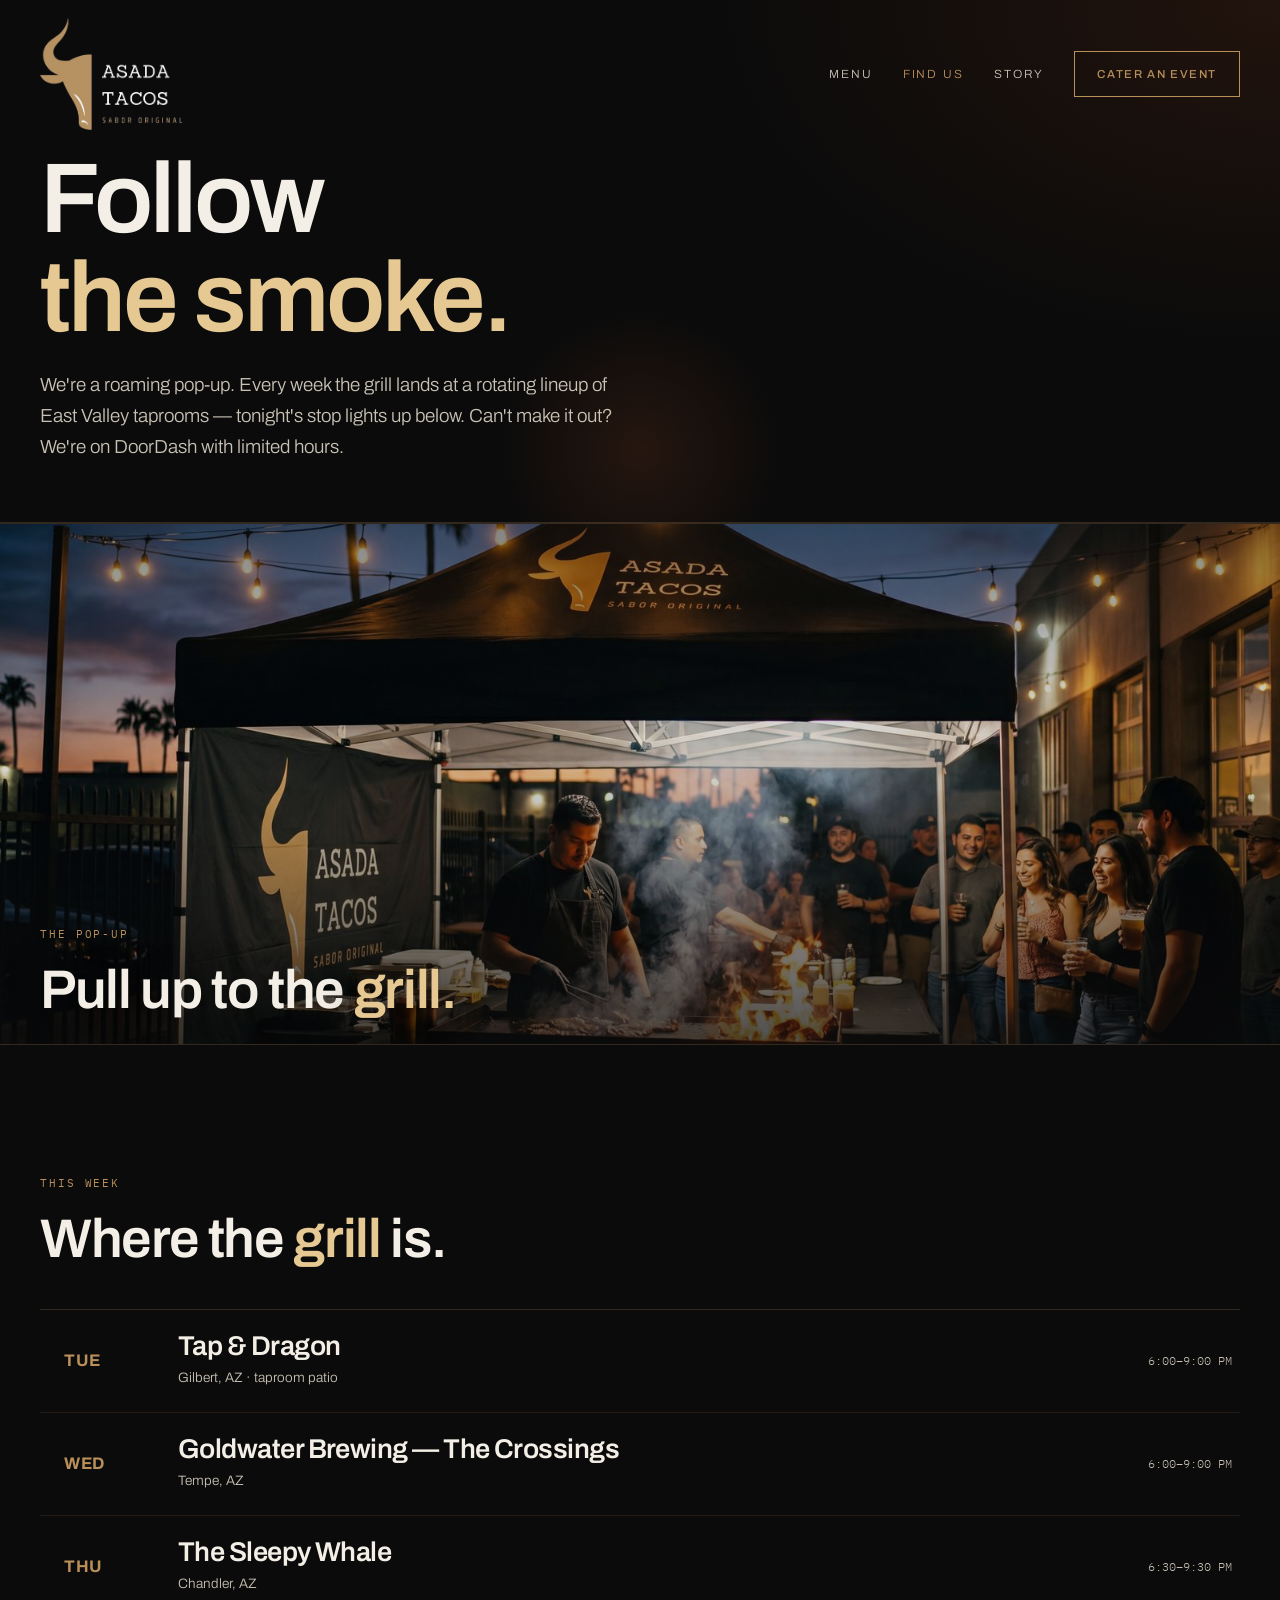
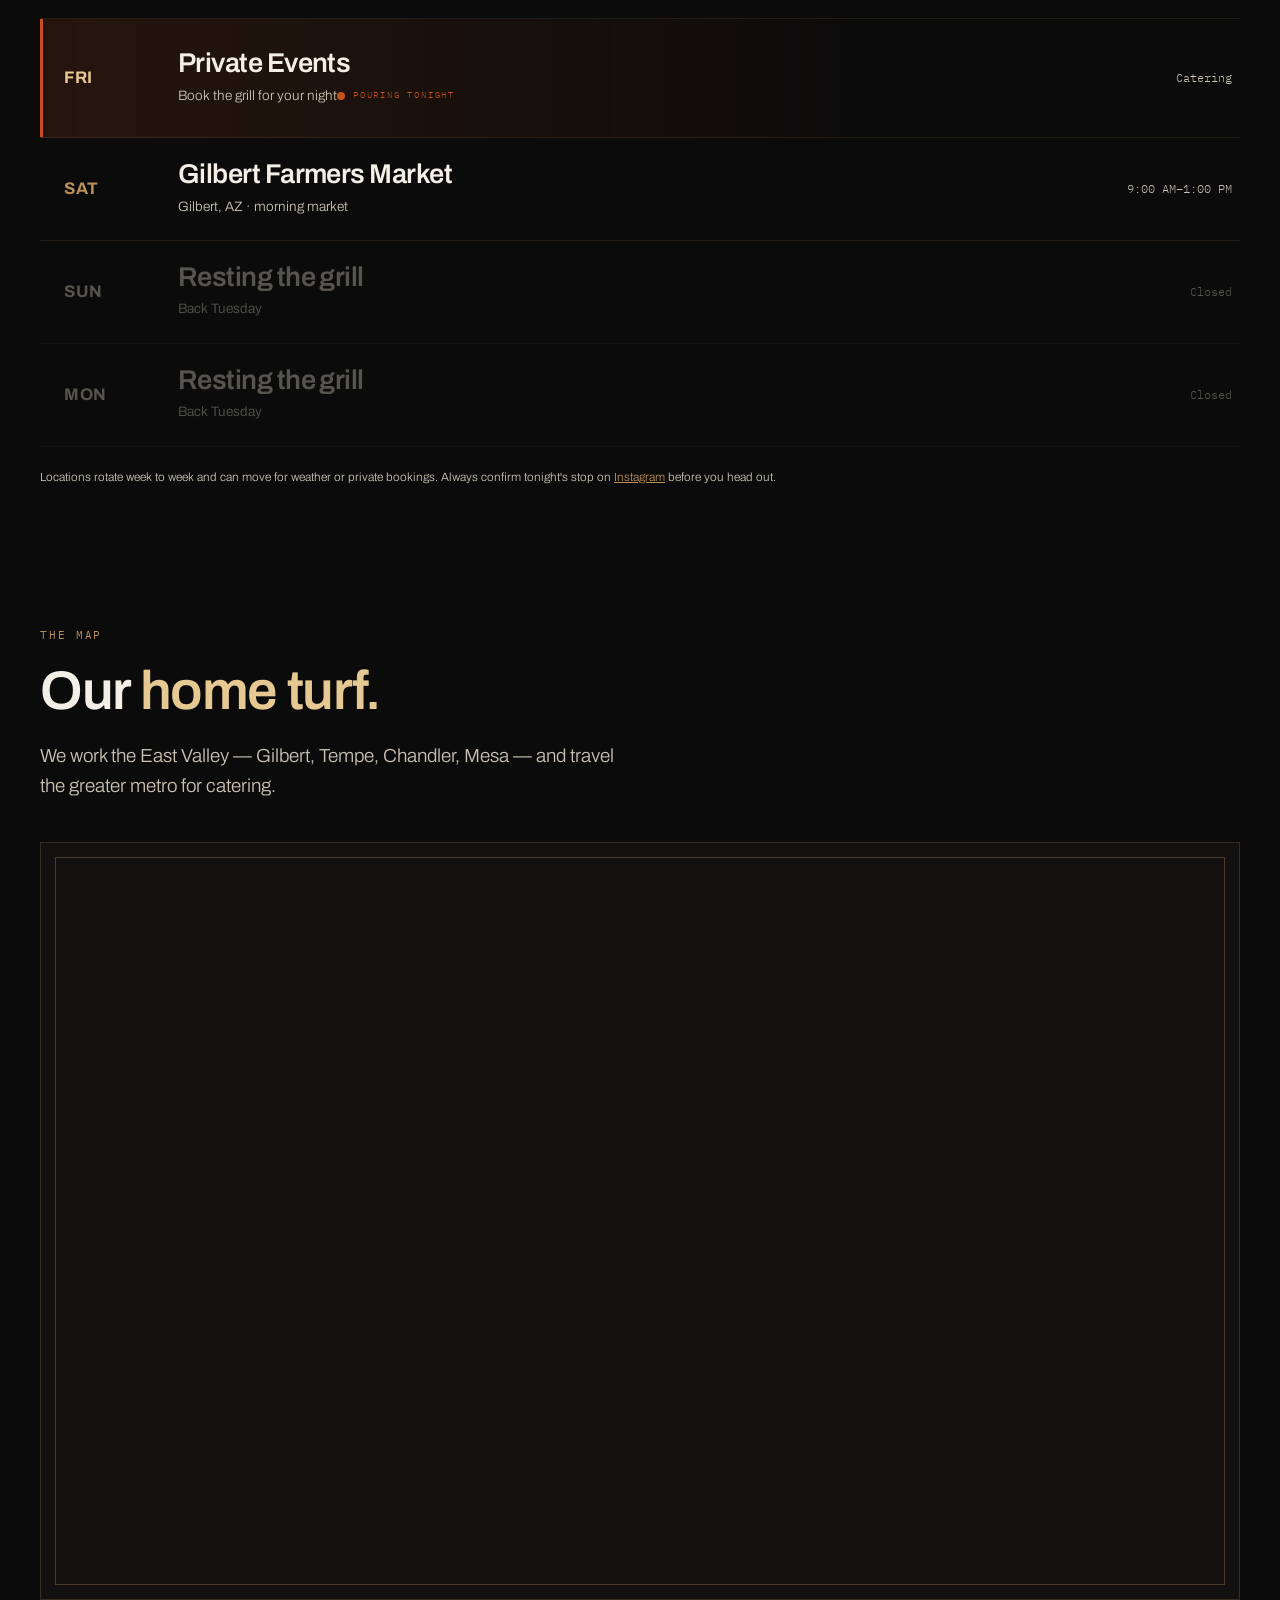
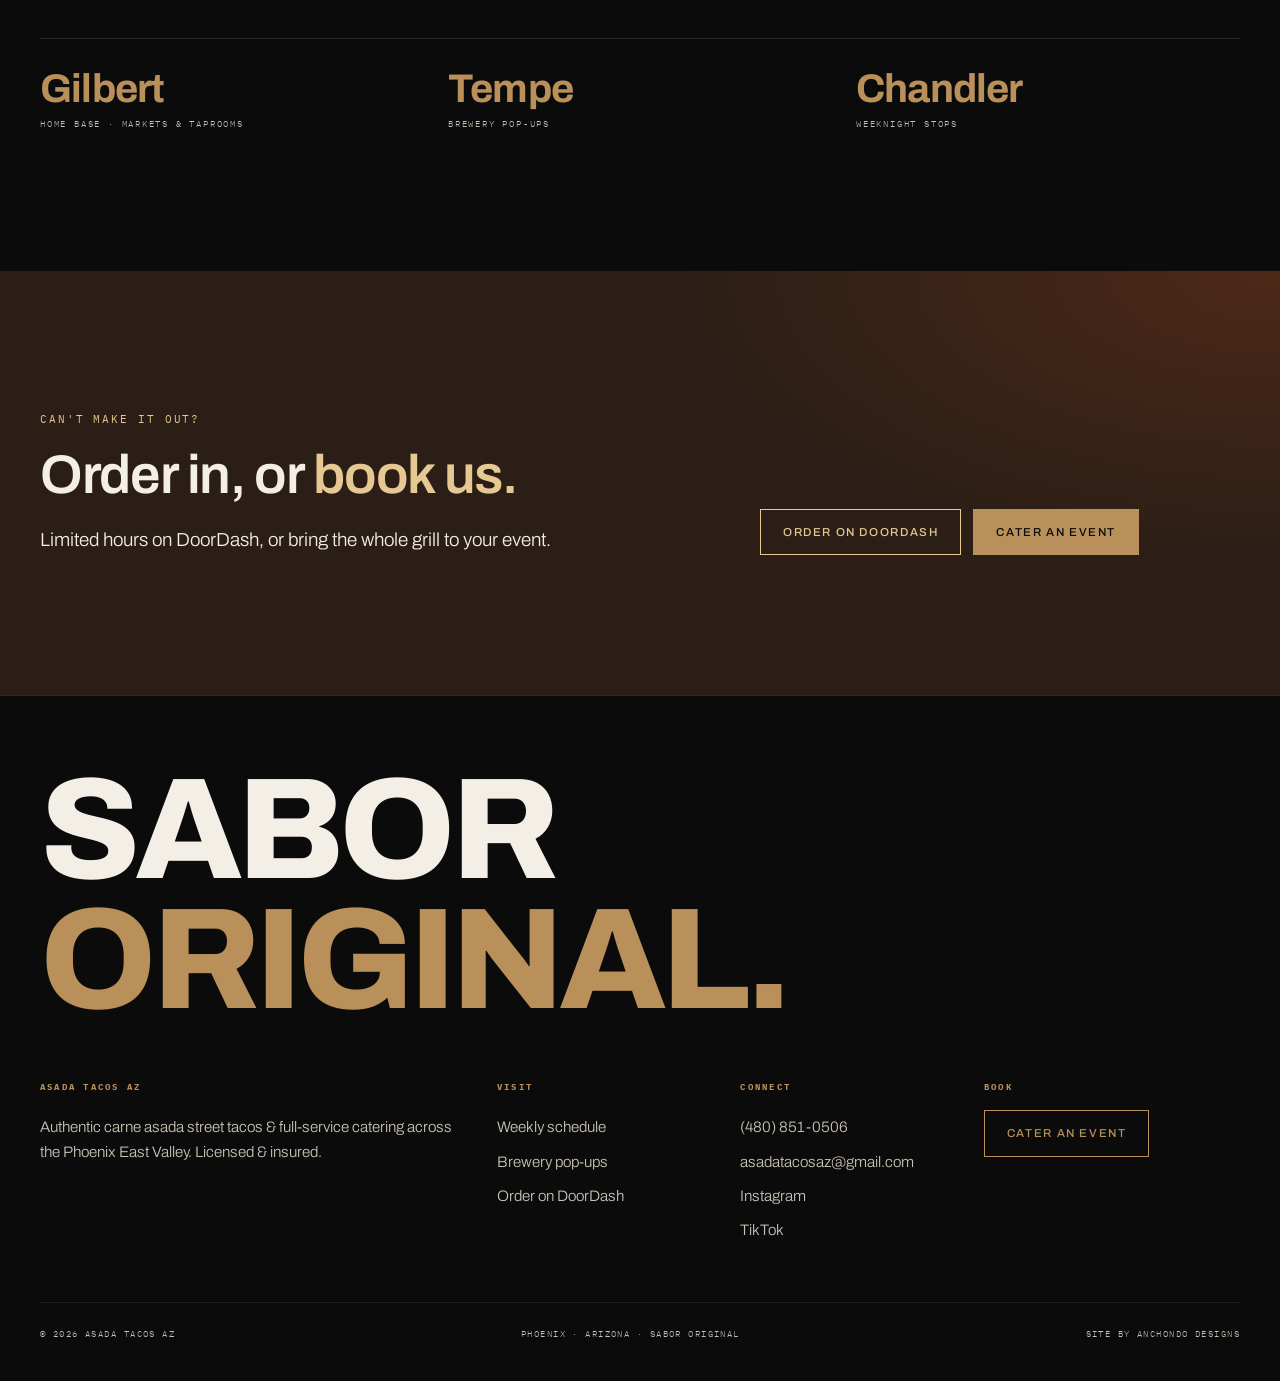
<file: find-us.html>
<!DOCTYPE html>
<html lang="en">
<head>
<meta charset="UTF-8">
<meta name="viewport" content="width=device-width, initial-scale=1, viewport-fit=cover">
<title>Find Us — Weekly Schedule · Asada Tacos AZ</title>
<meta name="description" content="Where to find Asada Tacos AZ this week — rotating pop-ups at East Valley breweries in Gilbert, Tempe & Chandler. Plus DoorDash and catering.">
<meta name="theme-color" content="#0B0B0B">
<meta property="og:title" content="Find Us — Asada Tacos AZ">
<meta property="og:description" content="Catch the grill this week across the Phoenix East Valley.">
<link rel="preconnect" href="https://fonts.googleapis.com">
<link rel="preconnect" href="https://fonts.gstatic.com" crossorigin>
<link href="https://fonts.googleapis.com/css2?family=Archivo:wght@300;400;500;600;700&family=Archivo+Expanded:wght@500;600;700;800&family=IBM+Plex+Mono:wght@400;500&display=swap" rel="stylesheet">
<link rel="stylesheet" href="css/site.css">
</head>
<body>
<div id="load"><img class="loadlogo" src="assets/img/asada-logo.png" alt="Asada Tacos — Sabor Original"><div class="ember" aria-hidden="true"></div></div>
<div id="glow" aria-hidden="true"></div>

<header id="hdr">
  <div class="wrap nav">
    <a href="index.html" class="brand" aria-label="Asada Tacos — Sabor Original home"><img class="brandlogo" src="assets/img/asada-logo.png" alt="Asada Tacos — Sabor Original"></a>
    <nav class="navlinks">
      <a href="menu.html">Menu</a>
      <a href="find-us.html" aria-current="page">Find Us</a>
      <a href="story.html">Story</a>
      <a href="catering.html" class="cta ghost">Cater an event</a>
    </nav>
    <div class="burger" id="burger" aria-label="Menu" role="button" tabindex="0"><span></span><span></span><span></span></div>
  </div>
</header>
<div id="drawer">
  <div class="drawer-top">
    <a href="index.html" class="brand" aria-label="Asada Tacos — Sabor Original home"><img class="brandlogo" src="assets/img/asada-logo.png" alt="Asada Tacos — Sabor Original"></a>
    <button class="dclose" id="dclose" type="button" aria-label="Close menu"><svg viewBox="0 0 24 24" fill="none" stroke="currentColor" stroke-width="1.6" stroke-linecap="round" aria-hidden="true"><path d="M5 5l14 14M19 5L5 19"/></svg></button>
  </div>
  <nav class="drawer-links">
    <a href="menu.html"><span class="mono">01</span>Menu</a>
    <a href="find-us.html"><span class="mono">02</span>Find Us</a>
    <a href="catering.html"><span class="mono">03</span>Catering</a>
    <a href="story.html"><span class="mono">04</span>Story</a>
  </nav>
  <a href="catering.html" class="cta">Build your taco bar</a>
</div>

<main>
<section class="phero">
  <div class="wrap">
    <h1 class="h1 rv d1">Follow<br><em>the smoke.</em></h1>
    <p class="lead rv d2">We're a roaming pop-up. Every week the grill lands at a rotating lineup of East Valley taprooms — tonight's stop lights up below. Can't make it out? We're on DoorDash with limited hours.</p>
  </div>
</section>

<section class="showcase rv">
  <img src="assets/generated/20260615-020449_scene-night-ref-web.jpg" alt="Asada Tacos pop-up tent and grill at a Phoenix brewery at dusk" loading="lazy">
  <div class="cap"><div class="wrap"><p class="kicker mono">The pop-up</p><p class="h2" style="max-width:16ch">Pull up to the <em>grill.</em></p></div></div>
</section>

<section class="band tight">
  <div class="wrap">
    <p class="kicker mono rv">This Week</p>
    <h2 class="h2 rv d1">Where the <em>grill</em> is.</h2>
    <div class="sched rv d2">
      <div class="srow" data-day="2"><div class="sday">Tue</div><div class="splace"><b>Tap &amp; Dragon</b><span>Gilbert, AZ · taproom patio</span><span class="stag"></span></div><div class="stime">6:00–9:00 PM</div></div>
      <div class="srow" data-day="3"><div class="sday">Wed</div><div class="splace"><b>Goldwater Brewing — The Crossings</b><span>Tempe, AZ</span><span class="stag"></span></div><div class="stime">6:00–9:00 PM</div></div>
      <div class="srow" data-day="4"><div class="sday">Thu</div><div class="splace"><b>The Sleepy Whale</b><span>Chandler, AZ</span><span class="stag"></span></div><div class="stime">6:30–9:30 PM</div></div>
      <div class="srow" data-day="5"><div class="sday">Fri</div><div class="splace"><b>Private Events</b><span>Book the grill for your night</span><span class="stag"></span></div><div class="stime">Catering</div></div>
      <div class="srow" data-day="6"><div class="sday">Sat</div><div class="splace"><b>Gilbert Farmers Market</b><span>Gilbert, AZ · morning market</span><span class="stag"></span></div><div class="stime">9:00 AM–1:00 PM</div></div>
      <div class="srow closed" data-day="0"><div class="sday">Sun</div><div class="splace"><b>Resting the grill</b><span>Back Tuesday</span></div><div class="stime">Closed</div></div>
      <div class="srow closed" data-day="1"><div class="sday">Mon</div><div class="splace"><b>Resting the grill</b><span>Back Tuesday</span></div><div class="stime">Closed</div></div>
    </div>
    <p class="note rv" style="margin-top:22px">Locations rotate week to week and can move for weather or private bookings. Always confirm tonight's stop on <a href="https://www.instagram.com/asada_tacos_az/" target="_blank" rel="noopener" style="color:var(--oro);text-decoration:underline">Instagram</a> before you head out.</p>
  </div>
</section>

<section class="band tight">
  <div class="wrap">
    <p class="kicker mono rv">The Map</p>
    <h2 class="h2 rv d1">Our <em>home turf.</em></h2>
    <p class="lead rv d2">We work the East Valley — Gilbert, Tempe, Chandler, Mesa — and travel the greater metro for catering.</p>
    <div class="mapwrap frame rv d2">
      <iframe title="Asada Tacos service area — Phoenix East Valley" loading="lazy" referrerpolicy="no-referrer-when-downgrade" src="https://www.google.com/maps?q=Gilbert,+Arizona&z=11&output=embed"></iframe>
    </div>
    <div class="figs" style="margin-top:38px">
      <div class="fig rv d1"><div class="n">Gilbert</div><div class="l">Home base · markets &amp; taprooms</div></div>
      <div class="fig rv d2"><div class="n">Tempe</div><div class="l">Brewery pop-ups</div></div>
      <div class="fig rv d3"><div class="n">Chandler</div><div class="l">Weeknight stops</div></div>
    </div>
  </div>
</section>

<section class="band cater">
  <div class="wrap cater-inner">
    <div>
      <p class="kicker mono rv" style="color:var(--oro-lux)">Can't make it out?</p>
      <h2 class="h2 rv d1">Order in, or <em>book us.</em></h2>
      <p class="lead rv d2" style="color:var(--hueso)">Limited hours on DoorDash, or bring the whole grill to your event.</p>
    </div>
    <div class="rv d2" style="display:flex;flex-wrap:wrap;gap:12px">
      <a href="#" onclick="return false" class="cta ghost" style="border-color:var(--oro-lux);color:var(--oro-lux)">Order on DoorDash</a>
      <a href="catering.html" class="cta">Cater an event</a>
    </div>
  </div>
</section>
</main>

<footer>
  <div class="wrap">
    <div class="fmark rv">Sabor<br><b>Original.</b></div>
    <div class="fgrid">
      <div class="fcol"><h4>Asada Tacos AZ</h4><p>Authentic carne asada street tacos &amp; full-service catering across the Phoenix East Valley. Licensed &amp; insured.</p></div>
      <div class="fcol"><h4>Visit</h4><a href="find-us.html">Weekly schedule</a><a href="find-us.html">Brewery pop-ups</a><a href="#" onclick="return false">Order on DoorDash</a></div>
      <div class="fcol"><h4>Connect</h4><a href="tel:+14808510506">(480) 851-0506</a><a href="mailto:asadatacosaz@gmail.com">asadatacosaz@gmail.com</a><a href="https://www.instagram.com/asada_tacos_az/" target="_blank" rel="noopener">Instagram</a><a href="https://www.tiktok.com/@asada_tacos_az" target="_blank" rel="noopener">TikTok</a></div>
      <div class="fcol"><h4>Book</h4><a href="catering.html" class="cta ghost">Cater an event</a></div>
    </div>
    <div class="fbtm"><span>© 2026 Asada Tacos AZ</span><span>Phoenix · Arizona · Sabor Original</span><span>Site by Anchondo Designs</span></div>
  </div>
</footer>
<script src="js/site.js"></script>
</body>
</html>
</file>
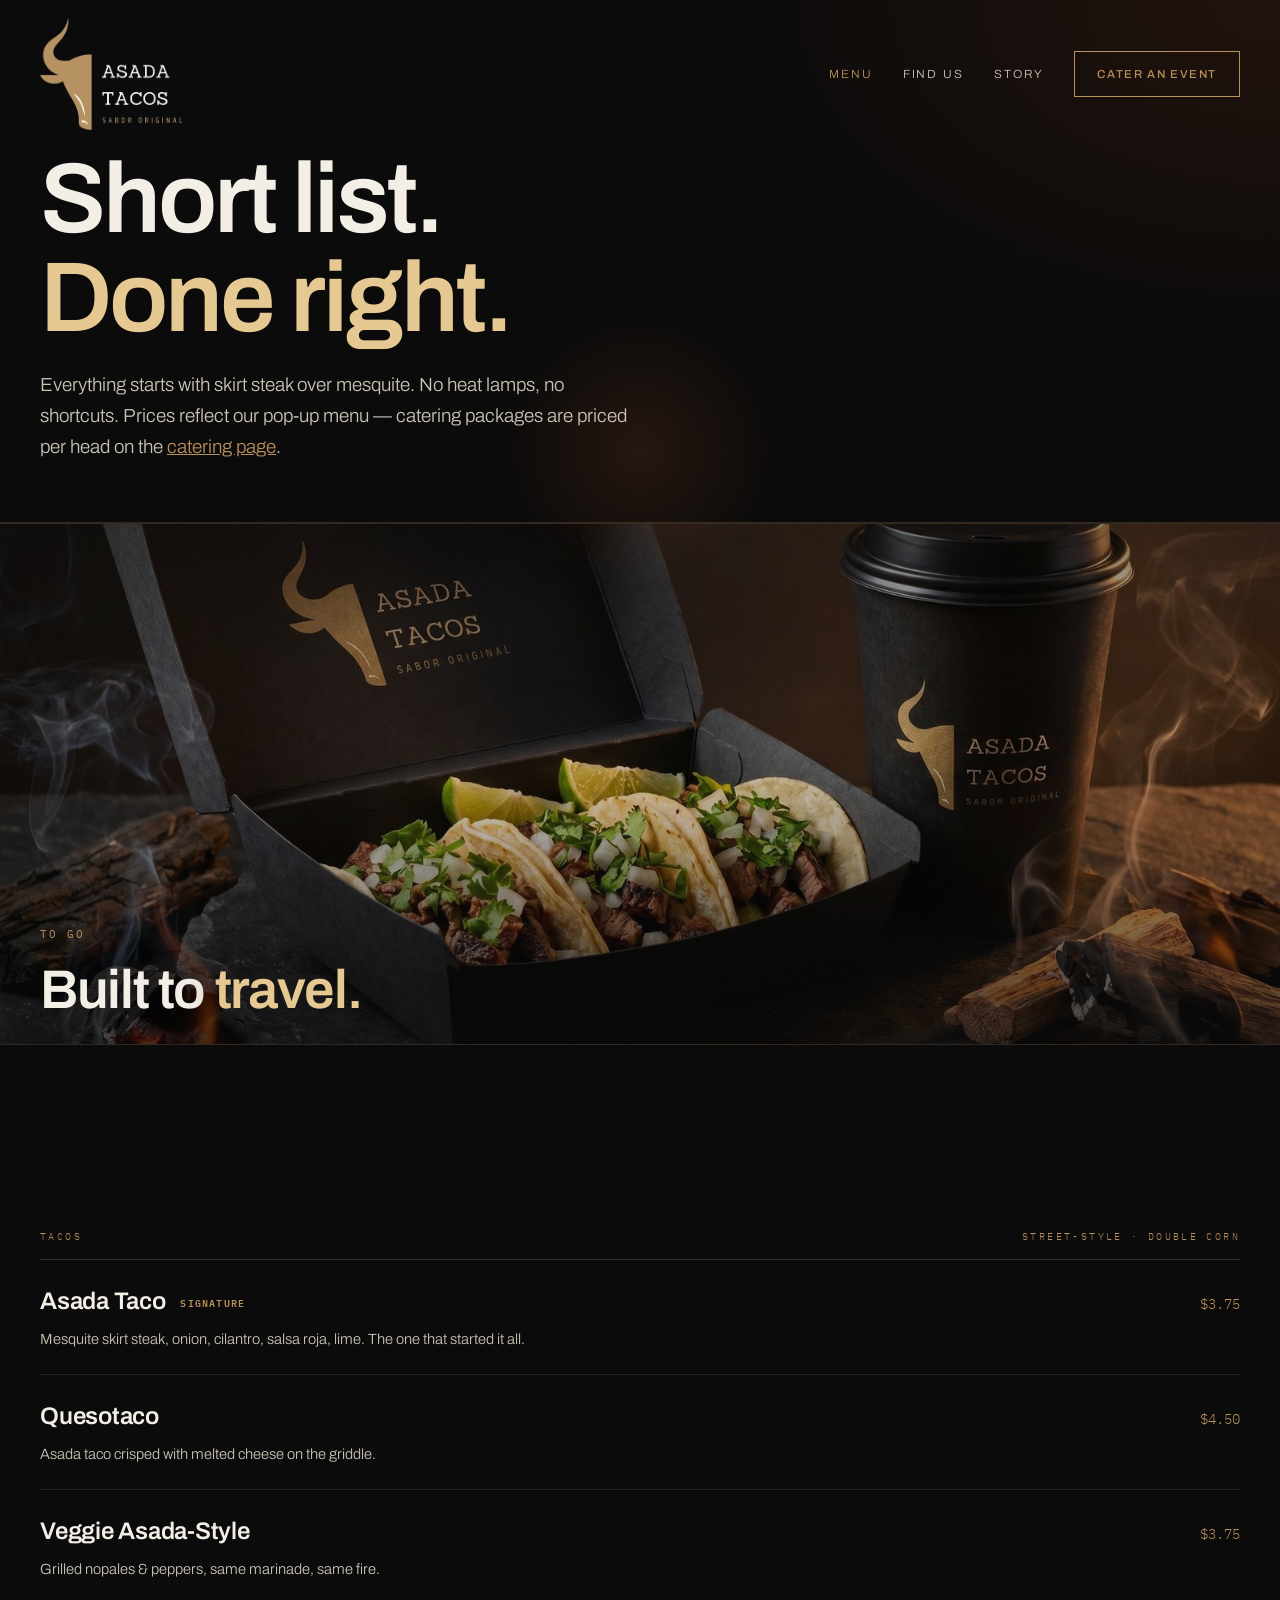
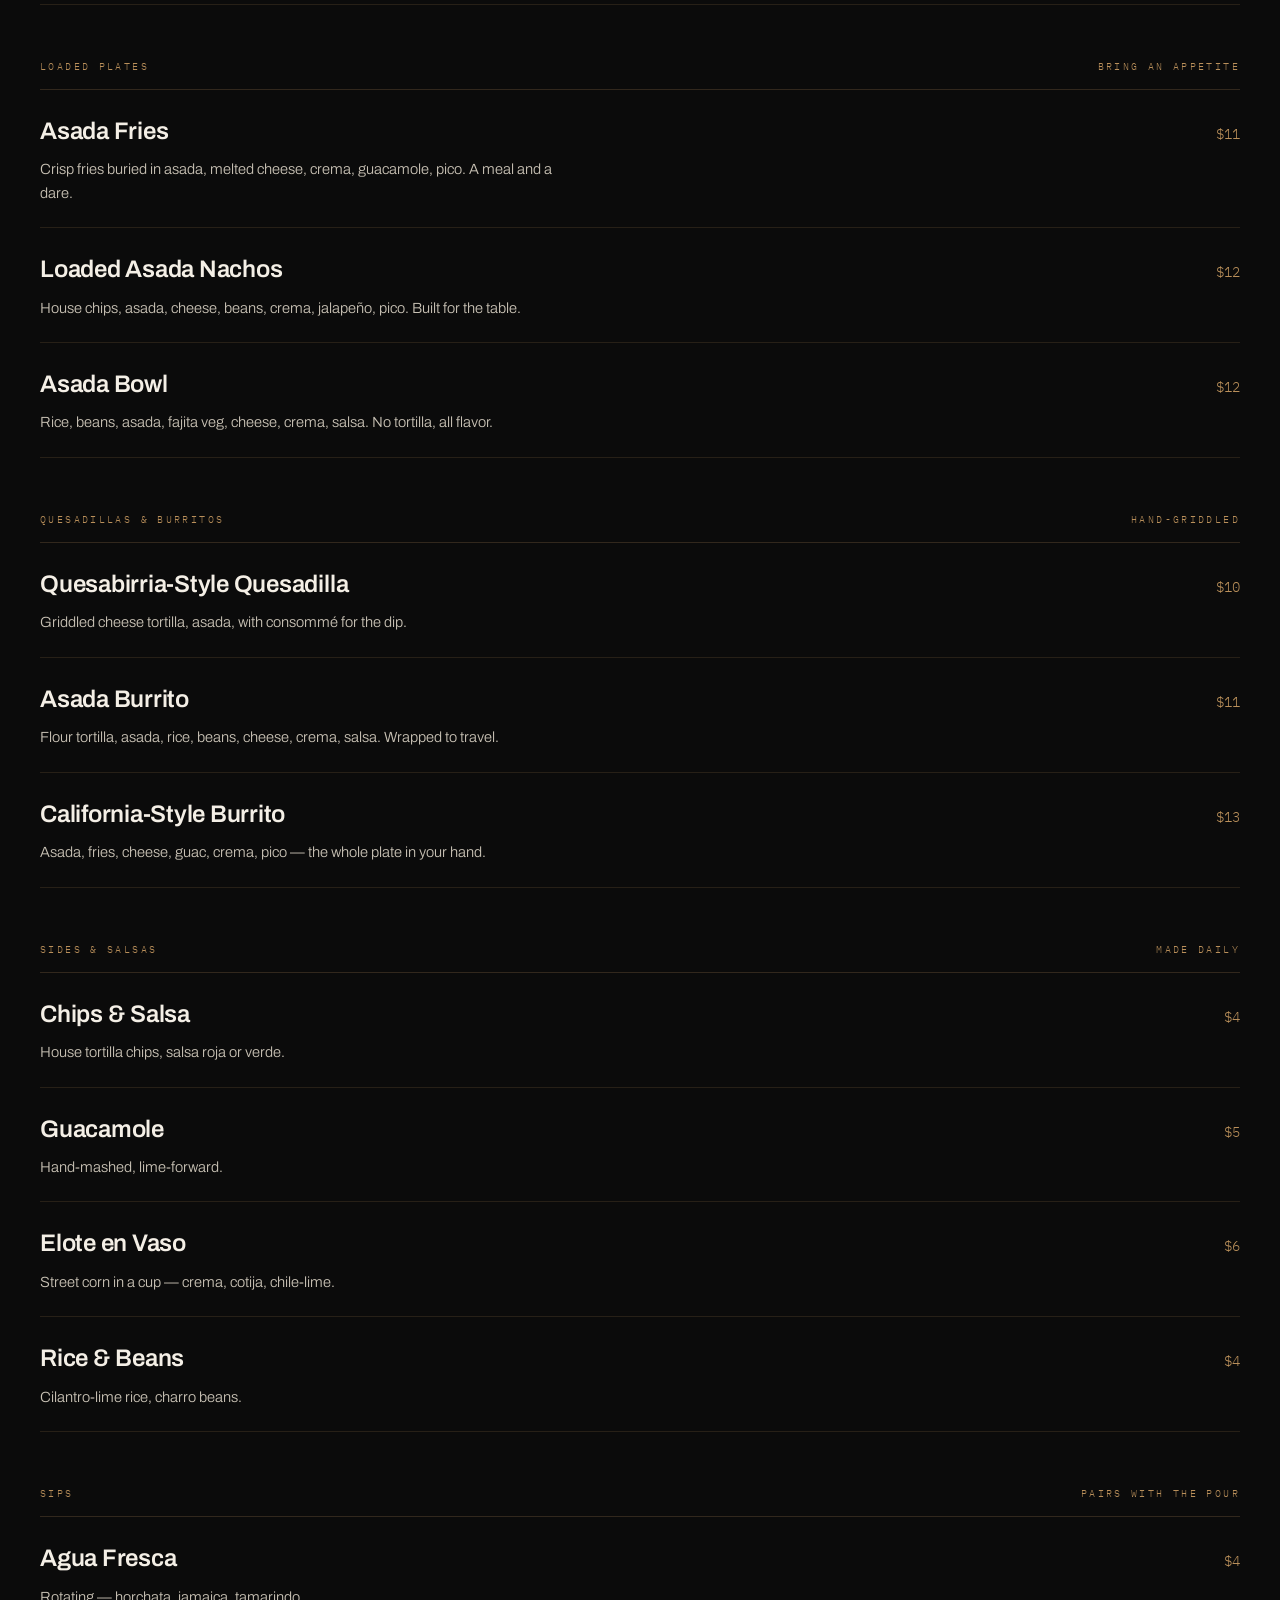
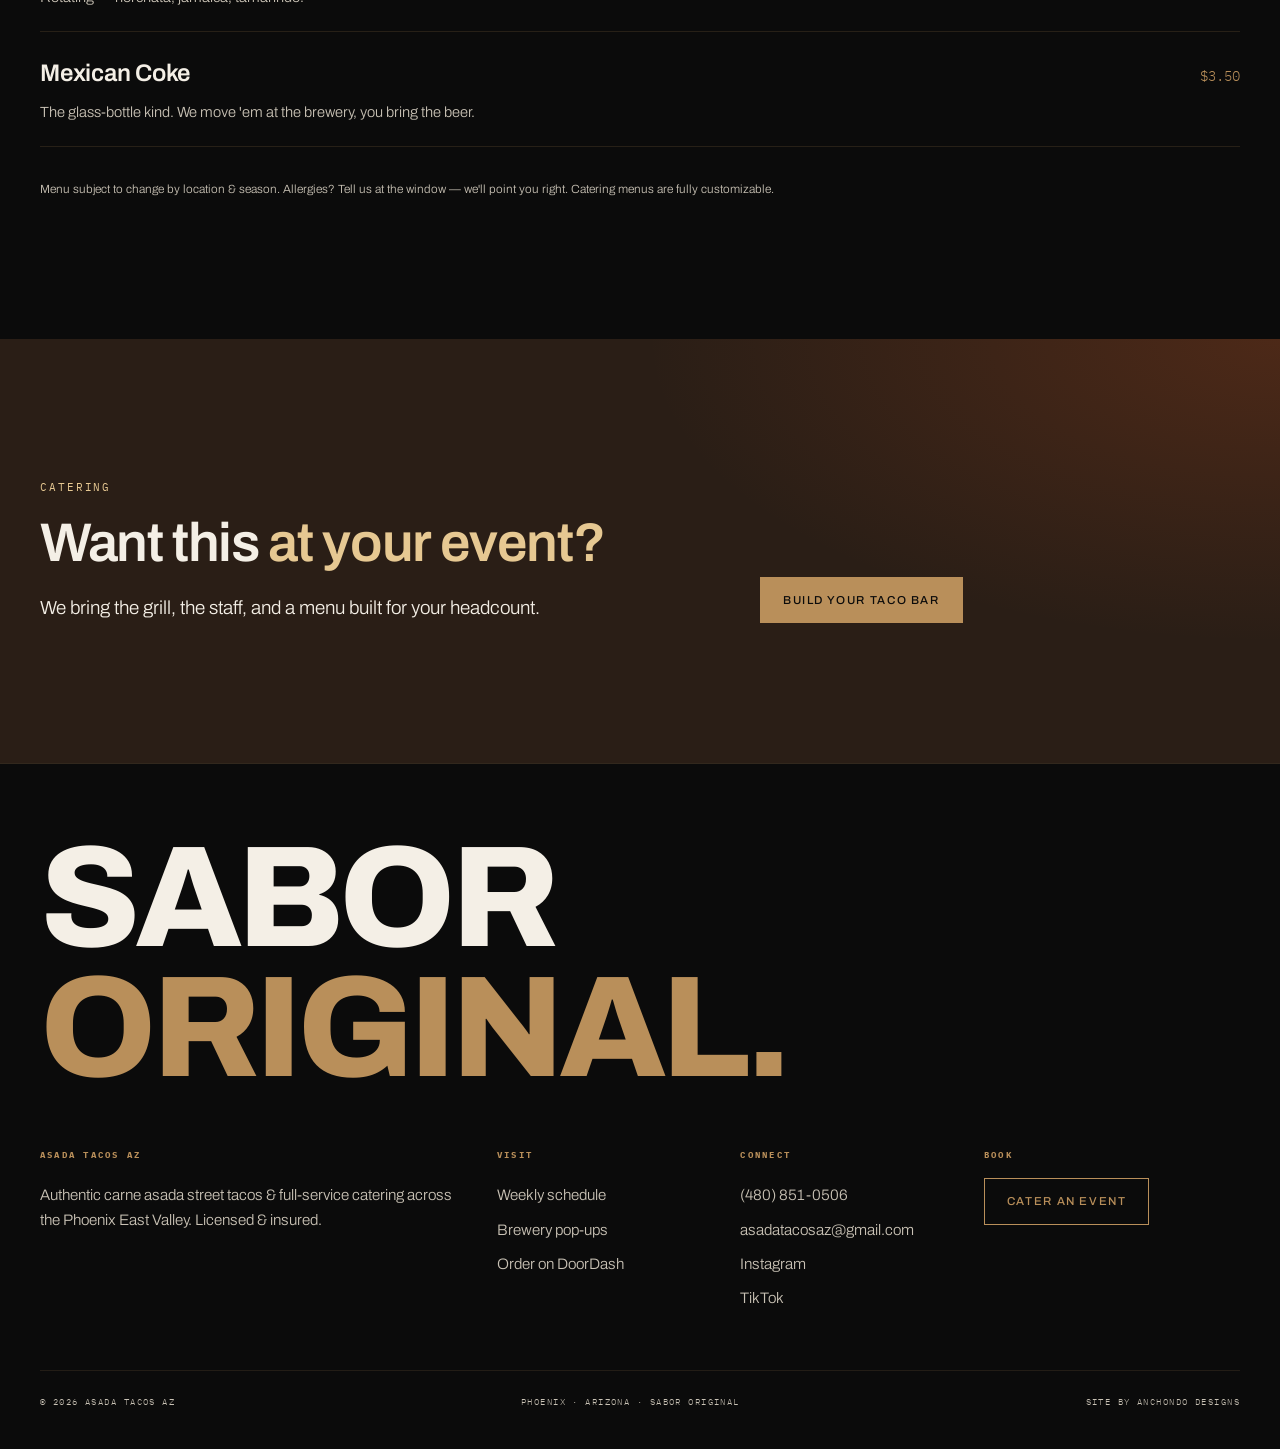
<file: menu.html>
<!DOCTYPE html>
<html lang="en">
<head>
<meta charset="UTF-8">
<meta name="viewport" content="width=device-width, initial-scale=1, viewport-fit=cover">
<title>Menu — Asada Tacos AZ · Sabor Original</title>
<meta name="description" content="The Asada Tacos AZ menu — mesquite-grilled carne asada street tacos, asada fries, quesadillas, burritos, sides & salsas. Phoenix East Valley.">
<meta name="theme-color" content="#0B0B0B">
<meta property="og:title" content="Menu — Asada Tacos AZ">
<meta property="og:description" content="Short list, done right. Mesquite-grilled asada, every way.">
<link rel="preconnect" href="https://fonts.googleapis.com">
<link rel="preconnect" href="https://fonts.gstatic.com" crossorigin>
<link href="https://fonts.googleapis.com/css2?family=Archivo:wght@300;400;500;600;700&family=Archivo+Expanded:wght@500;600;700;800&family=IBM+Plex+Mono:wght@400;500&display=swap" rel="stylesheet">
<link rel="stylesheet" href="css/site.css">
</head>
<body>
<div id="load"><img class="loadlogo" src="assets/img/asada-logo.png" alt="Asada Tacos — Sabor Original"><div class="ember" aria-hidden="true"></div></div>
<div id="glow" aria-hidden="true"></div>

<header id="hdr">
  <div class="wrap nav">
    <a href="index.html" class="brand" aria-label="Asada Tacos — Sabor Original home"><img class="brandlogo" src="assets/img/asada-logo.png" alt="Asada Tacos — Sabor Original"></a>
    <nav class="navlinks">
      <a href="menu.html" aria-current="page">Menu</a>
      <a href="find-us.html">Find Us</a>
      <a href="story.html">Story</a>
      <a href="catering.html" class="cta ghost">Cater an event</a>
    </nav>
    <div class="burger" id="burger" aria-label="Menu" role="button" tabindex="0"><span></span><span></span><span></span></div>
  </div>
</header>
<div id="drawer">
  <div class="drawer-top">
    <a href="index.html" class="brand" aria-label="Asada Tacos — Sabor Original home"><img class="brandlogo" src="assets/img/asada-logo.png" alt="Asada Tacos — Sabor Original"></a>
    <button class="dclose" id="dclose" type="button" aria-label="Close menu"><svg viewBox="0 0 24 24" fill="none" stroke="currentColor" stroke-width="1.6" stroke-linecap="round" aria-hidden="true"><path d="M5 5l14 14M19 5L5 19"/></svg></button>
  </div>
  <nav class="drawer-links">
    <a href="menu.html"><span class="mono">01</span>Menu</a>
    <a href="find-us.html"><span class="mono">02</span>Find Us</a>
    <a href="catering.html"><span class="mono">03</span>Catering</a>
    <a href="story.html"><span class="mono">04</span>Story</a>
  </nav>
  <a href="catering.html" class="cta">Build your taco bar</a>
</div>

<main>
<section class="phero">
  <div class="wrap">
    <h1 class="h1 rv d1">Short list.<br><em>Done right.</em></h1>
    <p class="lead rv d2">Everything starts with skirt steak over mesquite. No heat lamps, no shortcuts. Prices reflect our pop-up menu — catering packages are priced per head on the <a href="catering.html" style="color:var(--oro);text-decoration:underline">catering page</a>.</p>
  </div>
</section>

<section class="showcase rv">
  <img src="assets/generated/20260615-020537_brand-togo-ref-web.jpg" alt="Asada Tacos branded to-go box of carne asada tacos with a branded cup" loading="lazy">
  <div class="cap"><div class="wrap"><p class="kicker mono">To go</p><p class="h2" style="max-width:16ch">Built to <em>travel.</em></p></div></div>
</section>

<section class="band tight">
  <div class="wrap">
    <div class="menu-cat rv">
      <div class="ct"><span>Tacos</span><span>Street-style · double corn</span></div>
      <div class="mi"><span class="nm">Asada Taco <em>signature</em></span><span class="pr">$3.75</span><span class="ds">Mesquite skirt steak, onion, cilantro, salsa roja, lime. The one that started it all.</span></div>
      <div class="mi"><span class="nm">Quesotaco</span><span class="pr">$4.50</span><span class="ds">Asada taco crisped with melted cheese on the griddle.</span></div>
      <div class="mi"><span class="nm">Veggie Asada-Style</span><span class="pr">$3.75</span><span class="ds">Grilled nopales &amp; peppers, same marinade, same fire.</span></div>
    </div>

    <div class="menu-cat rv">
      <div class="ct"><span>Loaded Plates</span><span>Bring an appetite</span></div>
      <div class="mi"><span class="nm">Asada Fries</span><span class="pr">$11</span><span class="ds">Crisp fries buried in asada, melted cheese, crema, guacamole, pico. A meal and a dare.</span></div>
      <div class="mi"><span class="nm">Loaded Asada Nachos</span><span class="pr">$12</span><span class="ds">House chips, asada, cheese, beans, crema, jalapeño, pico. Built for the table.</span></div>
      <div class="mi"><span class="nm">Asada Bowl</span><span class="pr">$12</span><span class="ds">Rice, beans, asada, fajita veg, cheese, crema, salsa. No tortilla, all flavor.</span></div>
    </div>

    <div class="menu-cat rv">
      <div class="ct"><span>Quesadillas &amp; Burritos</span><span>Hand-griddled</span></div>
      <div class="mi"><span class="nm">Quesabirria-Style Quesadilla</span><span class="pr">$10</span><span class="ds">Griddled cheese tortilla, asada, with consommé for the dip.</span></div>
      <div class="mi"><span class="nm">Asada Burrito</span><span class="pr">$11</span><span class="ds">Flour tortilla, asada, rice, beans, cheese, crema, salsa. Wrapped to travel.</span></div>
      <div class="mi"><span class="nm">California-Style Burrito</span><span class="pr">$13</span><span class="ds">Asada, fries, cheese, guac, crema, pico — the whole plate in your hand.</span></div>
    </div>

    <div class="menu-cat rv">
      <div class="ct"><span>Sides &amp; Salsas</span><span>Made daily</span></div>
      <div class="mi"><span class="nm">Chips &amp; Salsa</span><span class="pr">$4</span><span class="ds">House tortilla chips, salsa roja or verde.</span></div>
      <div class="mi"><span class="nm">Guacamole</span><span class="pr">$5</span><span class="ds">Hand-mashed, lime-forward.</span></div>
      <div class="mi"><span class="nm">Elote en Vaso</span><span class="pr">$6</span><span class="ds">Street corn in a cup — crema, cotija, chile-lime.</span></div>
      <div class="mi"><span class="nm">Rice &amp; Beans</span><span class="pr">$4</span><span class="ds">Cilantro-lime rice, charro beans.</span></div>
    </div>

    <div class="menu-cat rv">
      <div class="ct"><span>Sips</span><span>Pairs with the pour</span></div>
      <div class="mi"><span class="nm">Agua Fresca</span><span class="pr">$4</span><span class="ds">Rotating — horchata, jamaica, tamarindo.</span></div>
      <div class="mi"><span class="nm">Mexican Coke</span><span class="pr">$3.50</span><span class="ds">The glass-bottle kind. We move 'em at the brewery, you bring the beer.</span></div>
    </div>

    <p class="note rv" style="margin-top:34px">Menu subject to change by location &amp; season. Allergies? Tell us at the window — we'll point you right. Catering menus are fully customizable.</p>
  </div>
</section>

<section class="band cater">
  <div class="wrap cater-inner">
    <div>
      <p class="kicker mono rv" style="color:var(--oro-lux)">Catering</p>
      <h2 class="h2 rv d1">Want this <em>at your event?</em></h2>
      <p class="lead rv d2" style="color:var(--hueso)">We bring the grill, the staff, and a menu built for your headcount.</p>
    </div>
    <div class="rv d2"><a href="catering.html" class="cta">Build your taco bar</a></div>
  </div>
</section>
</main>

<footer>
  <div class="wrap">
    <div class="fmark rv">Sabor<br><b>Original.</b></div>
    <div class="fgrid">
      <div class="fcol"><h4>Asada Tacos AZ</h4><p>Authentic carne asada street tacos &amp; full-service catering across the Phoenix East Valley. Licensed &amp; insured.</p></div>
      <div class="fcol"><h4>Visit</h4><a href="find-us.html">Weekly schedule</a><a href="find-us.html">Brewery pop-ups</a><a href="#" onclick="return false">Order on DoorDash</a></div>
      <div class="fcol"><h4>Connect</h4><a href="tel:+14808510506">(480) 851-0506</a><a href="mailto:asadatacosaz@gmail.com">asadatacosaz@gmail.com</a><a href="https://www.instagram.com/asada_tacos_az/" target="_blank" rel="noopener">Instagram</a><a href="https://www.tiktok.com/@asada_tacos_az" target="_blank" rel="noopener">TikTok</a></div>
      <div class="fcol"><h4>Book</h4><a href="catering.html" class="cta ghost">Cater an event</a></div>
    </div>
    <div class="fbtm"><span>© 2026 Asada Tacos AZ</span><span>Phoenix · Arizona · Sabor Original</span><span>Site by Anchondo Designs</span></div>
  </div>
</footer>
<script src="js/site.js"></script>
</body>
</html>
</file>
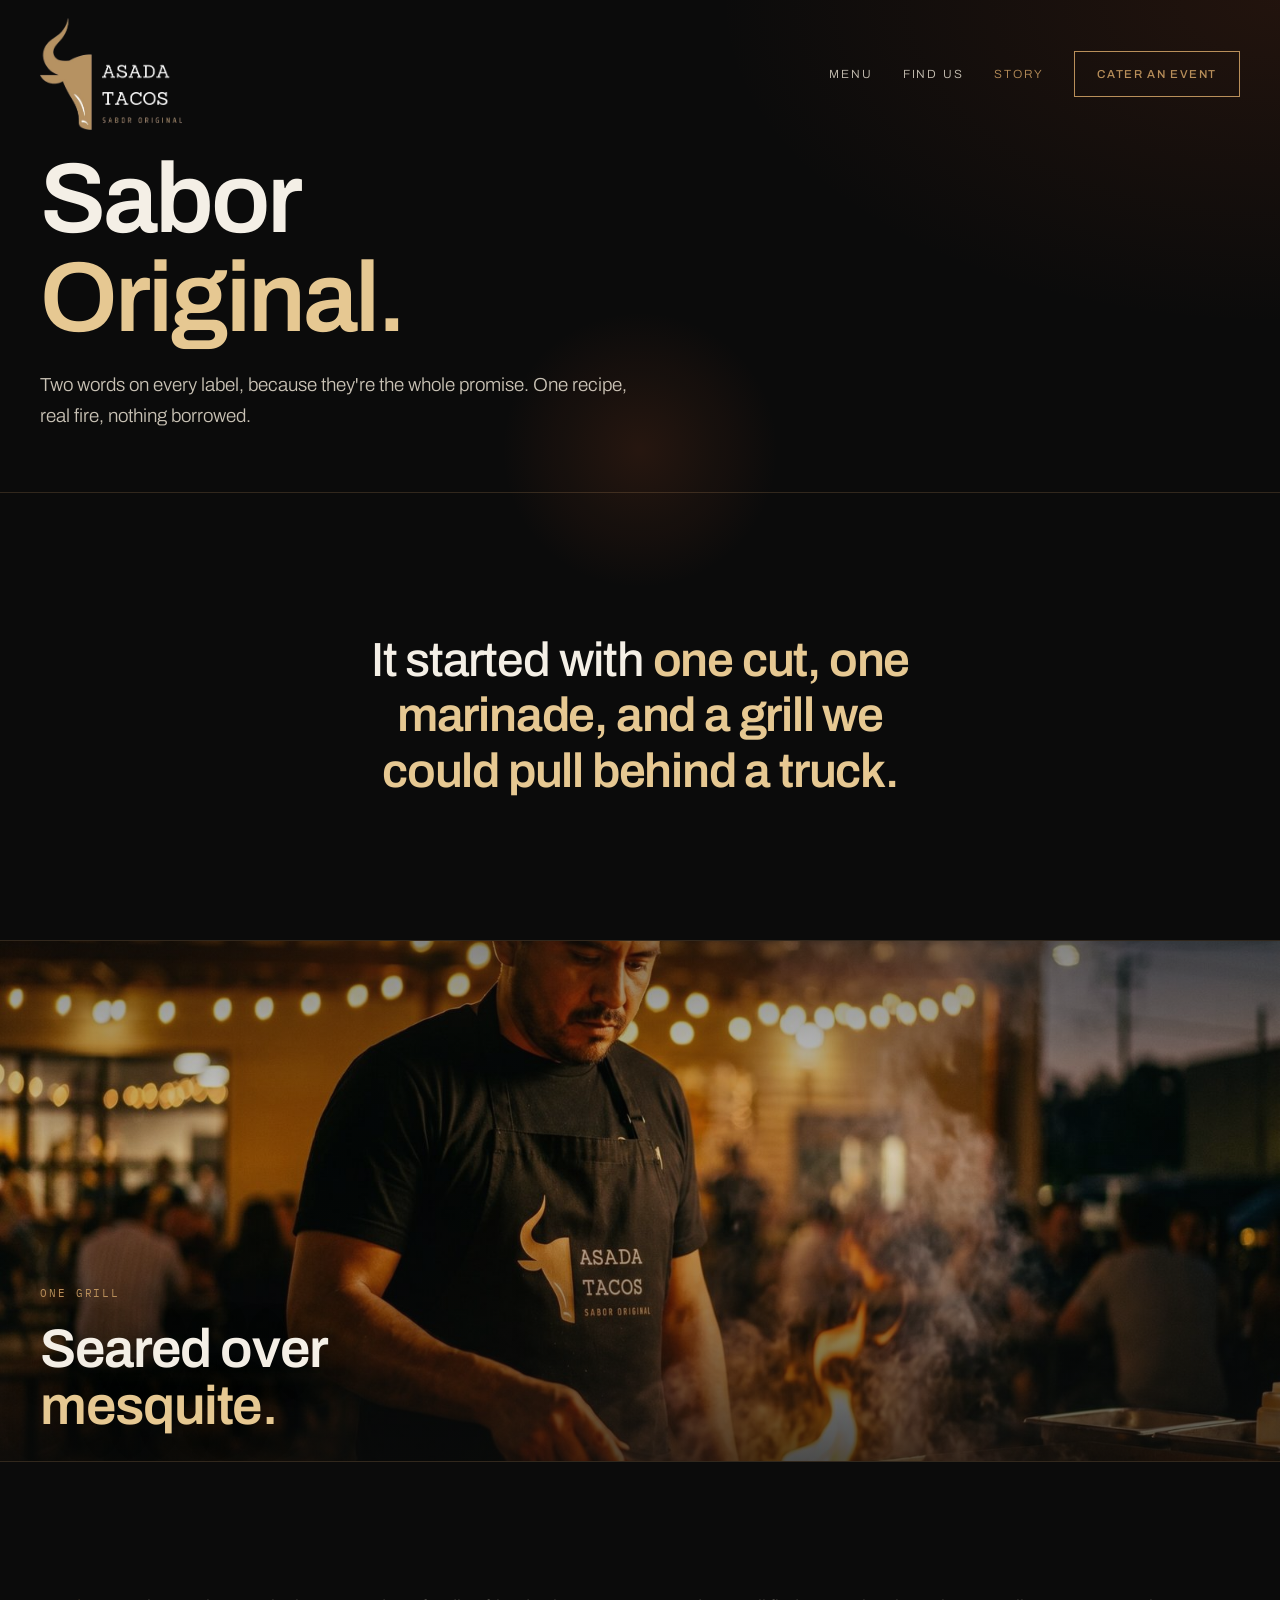
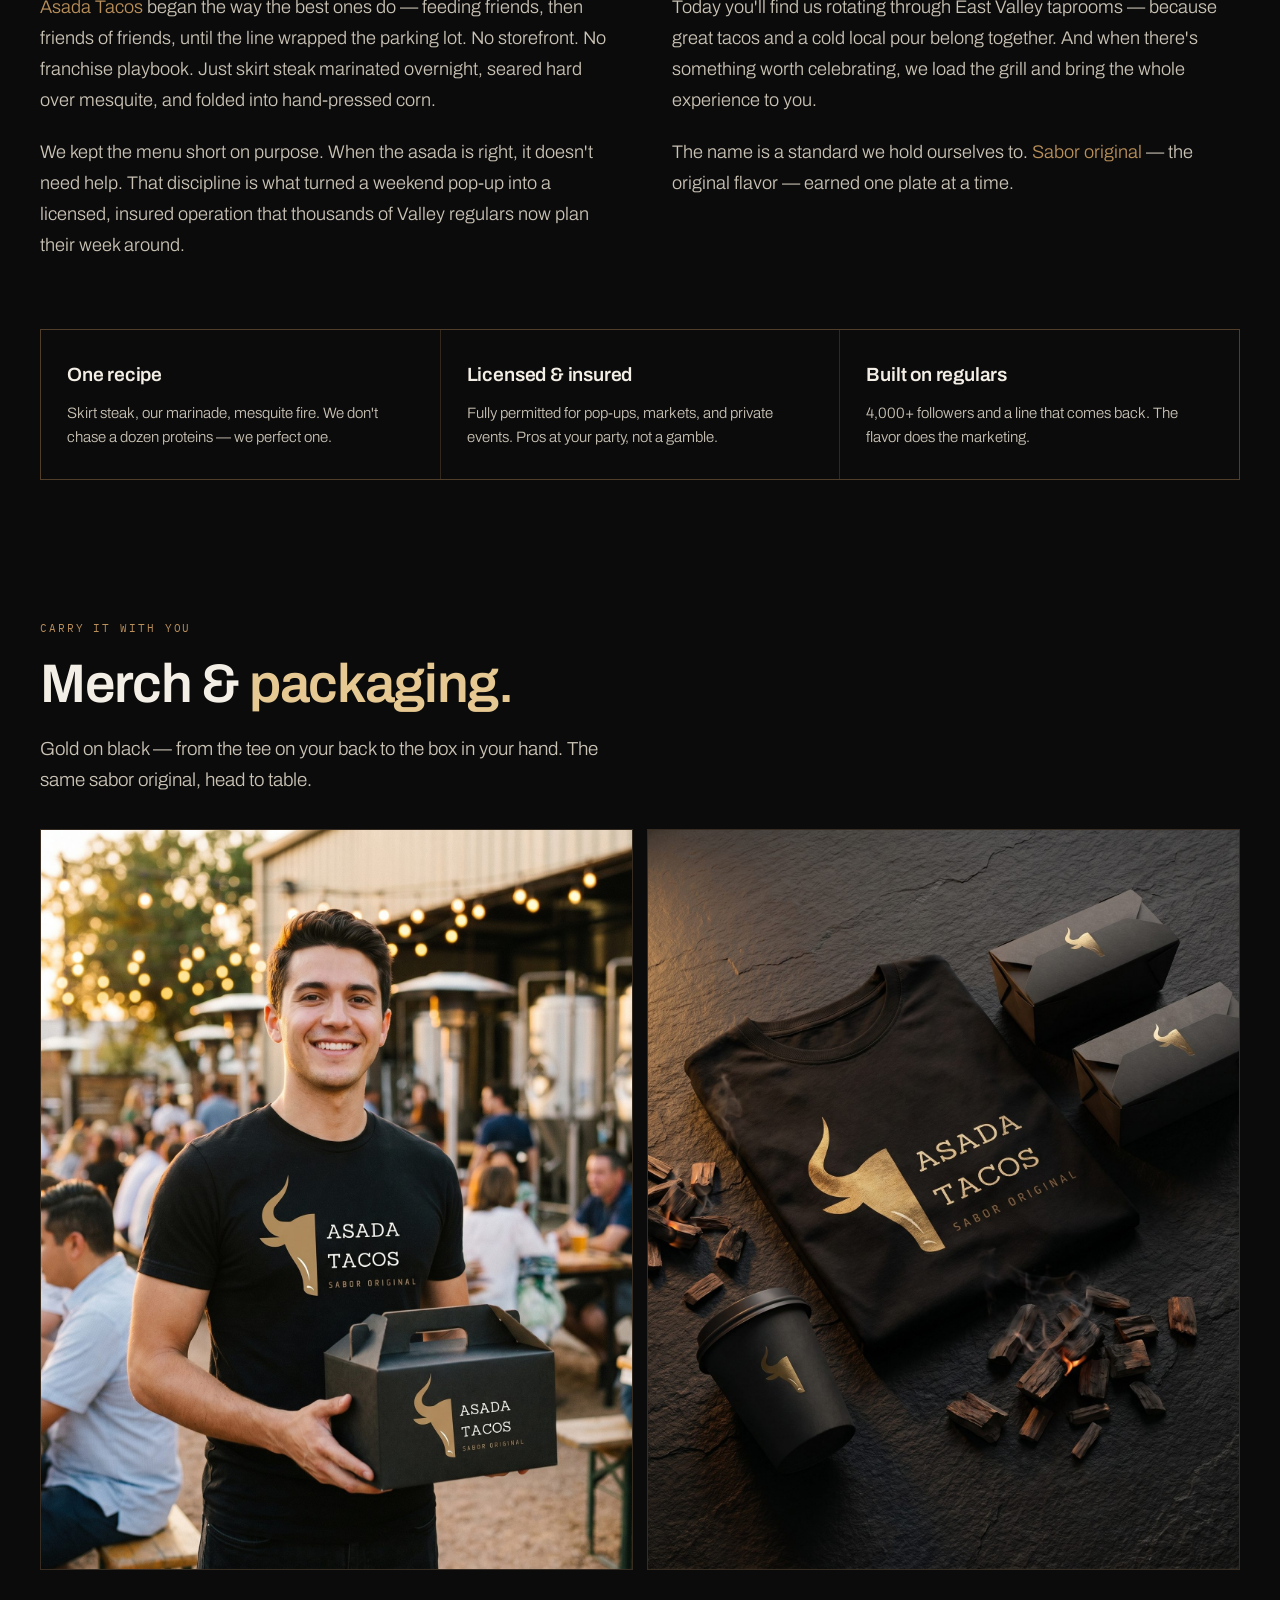
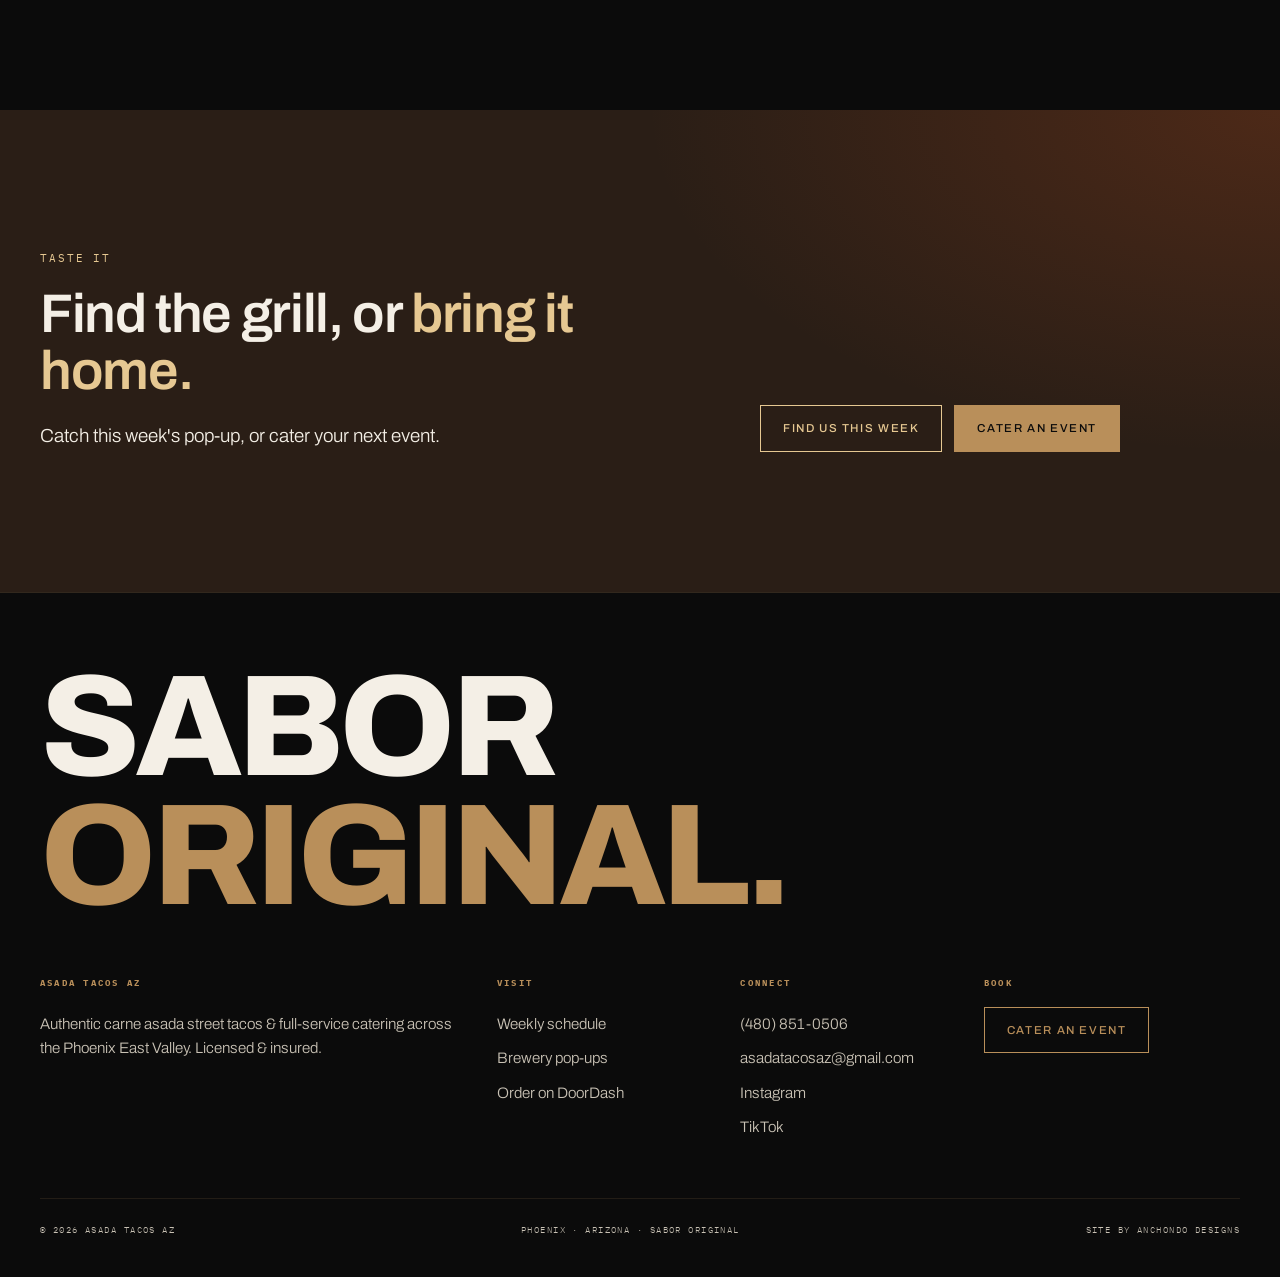
<file: story.html>
<!DOCTYPE html>
<html lang="en">
<head>
<meta charset="UTF-8">
<meta name="viewport" content="width=device-width, initial-scale=1, viewport-fit=cover">
<title>Our Story — Sabor Original · Asada Tacos AZ</title>
<meta name="description" content="The story behind Asada Tacos AZ — a licensed Phoenix pop-up built on one recipe, mesquite fire, and the sabor original that earned thousands of regulars.">
<meta name="theme-color" content="#0B0B0B">
<meta property="og:title" content="Our Story — Asada Tacos AZ">
<meta property="og:description" content="One recipe. Mesquite fire. Sabor original.">
<meta property="og:image" content="assets/generated/20260615-020449_scene-night-ref-web.jpg">
<link rel="preconnect" href="https://fonts.googleapis.com">
<link rel="preconnect" href="https://fonts.gstatic.com" crossorigin>
<link href="https://fonts.googleapis.com/css2?family=Archivo:wght@300;400;500;600;700&family=Archivo+Expanded:wght@500;600;700;800&family=IBM+Plex+Mono:wght@400;500&display=swap" rel="stylesheet">
<link rel="stylesheet" href="css/site.css">
<style>
.pull{font-family:var(--disp);font-weight:500;font-size:clamp(1.6rem,4.6vw,3rem);line-height:1.16;letter-spacing:-.025em;color:var(--hueso);max-width:20ch;margin:0 auto;text-align:center}
.pull b{color:var(--oro-lux);font-weight:600}
.prose p{font-size:clamp(1rem,2.3vw,1.14rem);color:var(--hueso-dim);line-height:1.7;max-width:60ch;margin-bottom:22px}
.prose p .drop{color:var(--oro)}
.valuegrid{display:grid;grid-template-columns:1fr;gap:1px;background:var(--line);border:1px solid var(--line);margin-top:46px}
.vcell{background:var(--carbon);padding:30px 26px}
.vcell .vh{font-family:var(--disp);font-weight:600;font-size:1.2rem;color:var(--hueso);margin-bottom:10px;letter-spacing:-.01em}
.vcell p{font-size:.94rem;color:var(--hueso-dim);line-height:1.6}
@media(min-width:760px){.valuegrid{grid-template-columns:repeat(3,1fr)}}
</style>
</head>
<body>
<div id="load"><img class="loadlogo" src="assets/img/asada-logo.png" alt="Asada Tacos — Sabor Original"><div class="ember" aria-hidden="true"></div></div>
<div id="glow" aria-hidden="true"></div>

<header id="hdr">
  <div class="wrap nav">
    <a href="index.html" class="brand" aria-label="Asada Tacos — Sabor Original home"><img class="brandlogo" src="assets/img/asada-logo.png" alt="Asada Tacos — Sabor Original"></a>
    <nav class="navlinks">
      <a href="menu.html">Menu</a>
      <a href="find-us.html">Find Us</a>
      <a href="story.html" aria-current="page">Story</a>
      <a href="catering.html" class="cta ghost">Cater an event</a>
    </nav>
    <div class="burger" id="burger" aria-label="Menu" role="button" tabindex="0"><span></span><span></span><span></span></div>
  </div>
</header>
<div id="drawer">
  <div class="drawer-top">
    <a href="index.html" class="brand" aria-label="Asada Tacos — Sabor Original home"><img class="brandlogo" src="assets/img/asada-logo.png" alt="Asada Tacos — Sabor Original"></a>
    <button class="dclose" id="dclose" type="button" aria-label="Close menu"><svg viewBox="0 0 24 24" fill="none" stroke="currentColor" stroke-width="1.6" stroke-linecap="round" aria-hidden="true"><path d="M5 5l14 14M19 5L5 19"/></svg></button>
  </div>
  <nav class="drawer-links">
    <a href="menu.html"><span class="mono">01</span>Menu</a>
    <a href="find-us.html"><span class="mono">02</span>Find Us</a>
    <a href="catering.html"><span class="mono">03</span>Catering</a>
    <a href="story.html"><span class="mono">04</span>Story</a>
  </nav>
  <a href="catering.html" class="cta">Build your taco bar</a>
</div>

<main>
<section class="phero">
  <div class="wrap">
    <h1 class="h1 rv d1">Sabor<br><em>Original.</em></h1>
    <p class="lead rv d2">Two words on every label, because they're the whole promise. One recipe, real fire, nothing borrowed.</p>
  </div>
</section>

<section class="band">
  <div class="wrap">
    <p class="pull rv">It started with <b>one cut, one marinade, and a grill we could pull behind a truck.</b></p>
  </div>
</section>

<section class="showcase rv">
  <img src="assets/generated/20260615-023435_story-cook-grill-web.jpg" alt="Asada Tacos taquero in a branded apron searing carne asada at the grill" loading="lazy">
  <div class="cap"><div class="wrap"><p class="kicker mono">One grill</p><p class="h2" style="max-width:14ch">Seared over <em>mesquite.</em></p></div></div>
</section>

<section class="band tight">
  <div class="wrap twocol">
    <div class="prose rv">
      <p><span class="drop">Asada Tacos</span> began the way the best ones do — feeding friends, then friends of friends, until the line wrapped the parking lot. No storefront. No franchise playbook. Just skirt steak marinated overnight, seared hard over mesquite, and folded into hand-pressed corn.</p>
      <p>We kept the menu short on purpose. When the asada is right, it doesn't need help. That discipline is what turned a weekend pop-up into a licensed, insured operation that thousands of Valley regulars now plan their week around.</p>
    </div>
    <div class="prose rv d1">
      <p>Today you'll find us rotating through East Valley taprooms — because great tacos and a cold local pour belong together. And when there's something worth celebrating, we load the grill and bring the whole experience to you.</p>
      <p>The name is a standard we hold ourselves to. <span class="drop">Sabor original</span> — the original flavor — earned one plate at a time.</p>
    </div>
  </div>

  <div class="wrap">
    <div class="valuegrid rv">
      <div class="vcell"><div class="vh">One recipe</div><p>Skirt steak, our marinade, mesquite fire. We don't chase a dozen proteins — we perfect one.</p></div>
      <div class="vcell"><div class="vh">Licensed &amp; insured</div><p>Fully permitted for pop-ups, markets, and private events. Pros at your party, not a gamble.</p></div>
      <div class="vcell"><div class="vh">Built on regulars</div><p>4,000+ followers and a line that comes back. The flavor does the marketing.</p></div>
    </div>
  </div>
</section>

<section class="band tight">
  <div class="wrap">
    <p class="kicker mono rv">Carry it with you</p>
    <h2 class="h2 rv d1">Merch &amp; <em>packaging.</em></h2>
    <p class="lead rv d2">Gold on black — from the tee on your back to the box in your hand. The same sabor original, head to table.</p>
    <div class="imgduo rv d2">
      <div class="figframe"><img src="assets/generated/20260615-023519_story-customer-tee-web.jpg" alt="Customer in an Asada Tacos branded tee holding a branded to-go box at a brewery" loading="lazy"></div>
      <div class="figframe"><img src="assets/generated/20260615-020243_test-ref-merch-web.jpg" alt="Asada Tacos branded tee, to-go boxes and cup in gold on black" loading="lazy"></div>
    </div>
  </div>
</section>

<section class="band cater">
  <div class="wrap cater-inner">
    <div>
      <p class="kicker mono rv" style="color:var(--oro-lux)">Taste it</p>
      <h2 class="h2 rv d1">Find the grill, or <em>bring it home.</em></h2>
      <p class="lead rv d2" style="color:var(--hueso)">Catch this week's pop-up, or cater your next event.</p>
    </div>
    <div class="rv d2" style="display:flex;flex-wrap:wrap;gap:12px">
      <a href="find-us.html" class="cta ghost" style="border-color:var(--oro-lux);color:var(--oro-lux)">Find us this week</a>
      <a href="catering.html" class="cta">Cater an event</a>
    </div>
  </div>
</section>
</main>

<footer>
  <div class="wrap">
    <div class="fmark rv">Sabor<br><b>Original.</b></div>
    <div class="fgrid">
      <div class="fcol"><h4>Asada Tacos AZ</h4><p>Authentic carne asada street tacos &amp; full-service catering across the Phoenix East Valley. Licensed &amp; insured.</p></div>
      <div class="fcol"><h4>Visit</h4><a href="find-us.html">Weekly schedule</a><a href="find-us.html">Brewery pop-ups</a><a href="#" onclick="return false">Order on DoorDash</a></div>
      <div class="fcol"><h4>Connect</h4><a href="tel:+14808510506">(480) 851-0506</a><a href="mailto:asadatacosaz@gmail.com">asadatacosaz@gmail.com</a><a href="https://www.instagram.com/asada_tacos_az/" target="_blank" rel="noopener">Instagram</a><a href="https://www.tiktok.com/@asada_tacos_az" target="_blank" rel="noopener">TikTok</a></div>
      <div class="fcol"><h4>Book</h4><a href="catering.html" class="cta ghost">Cater an event</a></div>
    </div>
    <div class="fbtm"><span>© 2026 Asada Tacos AZ</span><span>Phoenix · Arizona · Sabor Original</span><span>Site by Anchondo Designs</span></div>
  </div>
</footer>
<script src="js/site.js"></script>
</body>
</html>
</file>
<file: css/site.css>
/* ============================================================
   ASADA TACOS AZ — shared design system  ·  FIRE, FRAMED
   Anchondo Designs · MOSA Studio
   ============================================================ */
:root{
  --carbon:#0B0B0B; --carbon-2:#121110; --carbon-3:#1A1714; --mesquite:#2A1E16;
  --oro:#B98F5A; --oro-lux:#E6C892; --hueso:#F4EFE6; --hueso-dim:#C9C2B5;
  --brasa:#C8501E;
  --disp:"Archivo Expanded","Archivo",system-ui,sans-serif;
  --body:"Archivo",system-ui,sans-serif;
  --mono:"IBM Plex Mono",monospace; --cond:"Archivo Expanded",var(--body);
  --maxw:1280px; --ease:cubic-bezier(.22,1,.36,1);
  --line:rgba(185,143,90,.22);
}
*{margin:0;padding:0;box-sizing:border-box}
html{scroll-behavior:smooth;-webkit-text-size-adjust:100%;scroll-padding-top:84px}
body{background:var(--carbon);color:var(--hueso);font-family:var(--body);
  font-weight:300;line-height:1.6;overflow-x:hidden;
  -webkit-font-smoothing:antialiased;text-rendering:optimizeLegibility}
img{max-width:100%;display:block}
a{color:inherit;text-decoration:none}
::selection{background:var(--oro);color:var(--carbon)}
.wrap{width:100%;max-width:var(--maxw);margin:0 auto;padding:0 22px}
.mono{font-family:var(--mono);font-weight:400;letter-spacing:.18em;text-transform:uppercase;font-size:.66rem;color:var(--oro)}
.frame{position:relative}
.frame::before{content:"";position:absolute;inset:14px;border:1px solid rgba(185,143,90,.34);pointer-events:none;z-index:3}

/* ---- buttons ---- */
.cta{font-family:var(--body);font-weight:500;font-size:.72rem;letter-spacing:.14em;
  text-transform:uppercase;padding:13px 22px;border:1px solid var(--oro);color:var(--carbon);
  background:var(--oro);transition:transform .25s var(--ease),background .25s,color .25s;
  display:inline-block;cursor:pointer;text-align:center}
.cta:hover{background:var(--oro-lux);border-color:var(--oro-lux)}
.cta.ghost{background:transparent;color:var(--oro)}
.cta.ghost:hover{background:var(--oro);color:var(--carbon)}
.cta[disabled]{opacity:.4;cursor:not-allowed;pointer-events:none}

/* ---- loader ---- */
#load{position:fixed;inset:0;z-index:200;background:var(--carbon);
  display:flex;align-items:center;justify-content:center;flex-direction:column;gap:22px;
  transition:opacity .7s var(--ease),visibility .7s}
#load.done{opacity:0;visibility:hidden}
.ember{width:10px;height:10px;border-radius:50%;background:var(--brasa);
  box-shadow:0 0 30px 12px rgba(200,80,30,.7),0 0 60px 26px rgba(200,80,30,.25);
  animation:pulse 1.4s ease-in-out infinite}
#load .lname{font-family:var(--disp);font-weight:700;letter-spacing:.34em;
  font-size:1rem;color:var(--oro-lux);text-transform:uppercase;
  opacity:0;animation:rise .9s var(--ease) .25s forwards;transform:translateY(8px)}
#load .ltag{font-family:var(--mono);font-size:.6rem;letter-spacing:.5em;color:var(--oro);
  text-transform:uppercase;opacity:0;animation:rise .9s var(--ease) .5s forwards;transform:translateY(8px)}
@keyframes pulse{0%,100%{transform:scale(1);opacity:.85}50%{transform:scale(1.5);opacity:1}}
@keyframes rise{to{opacity:1;transform:translateY(0)}}

/* ---- nav ---- */
header{position:fixed;top:0;left:0;right:0;z-index:90;
  transition:background .4s var(--ease),border-color .4s,padding .4s var(--ease);
  border-bottom:1px solid transparent;padding:18px 0}
header.scrolled{background:rgba(11,11,11,.82);backdrop-filter:blur(12px);
  -webkit-backdrop-filter:blur(12px);border-bottom-color:var(--line);padding:11px 0}
.nav{display:flex;align-items:center;justify-content:space-between;gap:18px}
.brand{display:flex;align-items:center;gap:11px}
.brandlogo{height:88px;width:auto;display:block;transition:height .4s var(--ease)}
header.scrolled .brandlogo{height:50px}
.brand .bull{height:56px;width:auto;flex:none}
.loadlogo{width:min(62vw,290px);height:auto;margin-bottom:6px}
.brand b{font-family:var(--disp);font-weight:700;letter-spacing:.14em;font-size:1rem;
  text-transform:uppercase;color:var(--hueso);line-height:1}
.brand small{display:block;font-family:var(--mono);font-size:.54rem;letter-spacing:.4em;
  color:var(--oro);text-transform:uppercase;margin-top:4px;font-weight:400}
.navlinks{display:none;gap:30px;align-items:center}
.navlinks a{font-size:.74rem;letter-spacing:.16em;text-transform:uppercase;
  color:var(--hueso-dim);transition:color .25s;position:relative;padding:4px 0}
.navlinks a:not(.cta)::after{content:"";position:absolute;left:0;bottom:-2px;width:0;height:1px;
  background:var(--oro);transition:width .3s var(--ease)}
.navlinks a:not(.cta):hover{color:var(--hueso)}
.navlinks a:not(.cta):hover::after{width:100%}
.navlinks a[aria-current]{color:var(--oro)}
.burger{display:flex;flex-direction:column;gap:5px;cursor:pointer;padding:6px;z-index:95}
.burger span{width:24px;height:1.5px;background:var(--hueso);transition:.3s var(--ease)}
.burger.open span:nth-child(1){transform:translateY(6.5px) rotate(45deg)}
.burger.open span:nth-child(2){opacity:0}
.burger.open span:nth-child(3){transform:translateY(-6.5px) rotate(-45deg)}
#drawer{position:fixed;inset:0;z-index:96;background:var(--carbon);
  display:flex;flex-direction:column;padding:16px 26px 38px;
  transform:translateX(100%);transition:transform .5s var(--ease)}
#drawer.open{transform:translateX(0)}
.drawer-top{display:flex;align-items:center;justify-content:space-between;
  padding-bottom:18px;border-bottom:1px solid var(--line)}
.drawer-top .brand .bull{height:46px}
.drawer-top .brandlogo{height:66px}
.dclose{background:none;border:0;color:var(--hueso);cursor:pointer;width:46px;height:46px;
  display:grid;place-items:center;margin-right:-8px;transition:color .25s}
.dclose:hover{color:var(--oro)}
.dclose svg{width:26px;height:26px}
.drawer-links{display:flex;flex-direction:column;justify-content:center;flex:1;gap:2px}
.drawer-links a{font-family:var(--disp);font-size:1.7rem;font-weight:600;color:var(--hueso);
  letter-spacing:-.01em;padding:14px 0;border-bottom:1px solid rgba(185,143,90,.18)}
.drawer-links a .mono{display:block;font-size:.6rem;margin-bottom:3px}
#drawer a.cta{display:block;width:100%;text-align:center;background:var(--oro);color:var(--carbon);
  border:1px solid var(--oro);padding:18px 20px;font-family:var(--body);font-weight:600;
  font-size:.82rem;letter-spacing:.14em;margin-top:22px}
#drawer a.cta:hover{background:var(--oro-lux);border-color:var(--oro-lux)}

/* cta scoping in nav/footer */
.nav .cta,.fcol .cta{display:inline-flex;align-items:center;width:auto;
  padding:13px 22px;font-size:.72rem;letter-spacing:.14em}
.nav .cta.ghost,.fcol .cta.ghost{color:var(--oro);background:transparent;border:1px solid var(--oro)}
.nav .cta.ghost:hover,.fcol .cta.ghost:hover{color:var(--carbon);background:var(--oro)}

/* ---- type scale ---- */
.eyebrow{display:flex;align-items:center;gap:12px;margin-bottom:20px}
.eyebrow::before{content:"";width:34px;height:1px;background:var(--oro)}
.kicker{margin-bottom:18px}
.h1{font-family:var(--disp);font-weight:600;font-size:clamp(2.4rem,9vw,6.2rem);
  line-height:1;letter-spacing:-.03em;color:var(--hueso)}
.h1 em{font-style:normal;color:var(--oro-lux);font-weight:600}
.h2{font-family:var(--disp);font-weight:600;font-size:clamp(1.7rem,5.2vw,3.4rem);
  line-height:1.05;letter-spacing:-.025em;color:var(--hueso)}
.h2 em{font-style:normal;color:var(--oro-lux)}
.lead{font-size:clamp(1rem,2.4vw,1.18rem);color:var(--hueso-dim);max-width:54ch;line-height:1.62;margin-top:22px}
.band{padding:clamp(70px,12vw,140px) 0}
.band.tight{padding-top:0}
.showcase + .band.tight{padding-top:clamp(56px,11vw,130px)}
.twocol{display:grid;gap:34px}
section{position:relative}

/* ---- page hero (interior) ---- */
.phero{position:relative;padding:150px 0 60px;border-bottom:1px solid var(--line);overflow:hidden}
.phero::after{content:"";position:absolute;inset:0;z-index:0;
  background:radial-gradient(80% 120% at 100% 0%,rgba(200,80,30,.12),transparent 55%)}
.phero .wrap{position:relative;z-index:2}

/* ---- statement / figures ---- */
.statement .big{font-family:var(--disp);font-weight:500;font-size:clamp(1.5rem,4.4vw,2.8rem);
  line-height:1.16;letter-spacing:-.025em;color:var(--hueso);max-width:20ch}
.statement .big b{color:var(--oro-lux);font-weight:600}
.figs{display:grid;grid-template-columns:repeat(3,1fr);gap:14px;margin-top:48px;border-top:1px solid rgba(185,143,90,.2);padding-top:30px}
.fig .n{font-family:var(--disp);font-size:clamp(1.6rem,5vw,2.5rem);color:var(--oro);font-weight:700;line-height:1;letter-spacing:-.02em}
.fig .l{font-family:var(--mono);font-size:.56rem;letter-spacing:.2em;color:var(--hueso-dim);text-transform:uppercase;margin-top:8px}

/* ============================================================
   WEEKLY SCHEDULE — the standout. Auto-highlights tonight.
   ============================================================ */
.sched{margin-top:42px;border-top:1px solid var(--line)}
.srow{position:relative;display:grid;grid-template-columns:74px 1fr auto;gap:18px;align-items:center;
  padding:22px 8px 22px 18px;border-bottom:1px solid rgba(185,143,90,.14);
  transition:background .35s var(--ease),padding .35s var(--ease)}
.srow::before{content:"";position:absolute;left:0;top:0;bottom:0;width:3px;background:transparent;transition:background .35s}
.srow:hover{background:rgba(185,143,90,.05)}
.srow .sday{font-family:var(--disp);font-weight:700;font-size:1.05rem;letter-spacing:.04em;
  text-transform:uppercase;color:var(--oro);line-height:1}
.srow .sday small{display:block;font-family:var(--mono);font-weight:400;font-size:.52rem;
  letter-spacing:.14em;color:var(--hueso-dim);margin-top:6px}
.srow .splace b{font-family:var(--disp);font-weight:600;font-size:clamp(1.15rem,3.2vw,1.7rem);
  letter-spacing:-.02em;color:var(--hueso);display:block;line-height:1.08}
.srow .splace span{font-size:.85rem;color:var(--hueso-dim);display:inline-flex;align-items:center;gap:7px;margin-top:6px}
.srow .stime{font-family:var(--mono);font-size:.74rem;color:var(--hueso-dim);text-align:right;white-space:nowrap;line-height:1.5}
.srow .stag{display:none}
.srow.closed{opacity:.4}
.srow.closed .sday,.srow.closed .splace b{color:var(--hueso-dim)}

/* tonight */
.srow.tonight{background:linear-gradient(90deg,rgba(200,80,30,.14),rgba(200,80,30,0) 70%);padding-top:30px;padding-bottom:30px}
.srow.tonight::before{background:var(--brasa)}
.srow.tonight .sday{color:var(--oro-lux)}
.srow.tonight .splace b{color:var(--hueso)}
.srow.tonight .stag{display:inline-flex;align-items:center;gap:8px;
  font-family:var(--mono);font-size:.56rem;letter-spacing:.2em;text-transform:uppercase;
  color:var(--brasa);margin-top:10px}
.srow.tonight .stag i{width:8px;height:8px;border-radius:50%;background:var(--brasa);
  box-shadow:0 0 0 0 rgba(200,80,30,.6);animation:beat 1.6s infinite}
@keyframes beat{0%{box-shadow:0 0 0 0 rgba(200,80,30,.55)}70%{box-shadow:0 0 0 9px rgba(200,80,30,0)}100%{box-shadow:0 0 0 0 rgba(200,80,30,0)}}

/* ---- menu list ---- */
.menu-cat{margin-top:54px}
.menu-cat .ct{font-family:var(--mono);font-size:.62rem;letter-spacing:.24em;text-transform:uppercase;
  color:var(--oro);padding-bottom:14px;border-bottom:1px solid var(--line);display:flex;justify-content:space-between}
.mi{display:grid;grid-template-columns:1fr auto;gap:8px 18px;align-items:baseline;
  padding:22px 0;border-bottom:1px solid rgba(185,143,90,.16)}
.mi .nm{font-family:var(--disp);font-weight:600;font-size:clamp(1.1rem,2.8vw,1.5rem);color:var(--hueso);letter-spacing:-.01em}
.mi .nm em{font-style:normal;color:var(--oro);font-size:.62rem;font-family:var(--mono);
  letter-spacing:.12em;text-transform:uppercase;margin-left:10px;vertical-align:middle}
.mi .pr{font-family:var(--mono);font-size:.9rem;color:var(--oro);white-space:nowrap}
.mi .ds{grid-column:1/-1;font-size:.92rem;color:var(--hueso-dim);max-width:64ch}

/* ---- catering / configurator ---- */
.cater{position:relative;background:var(--mesquite);overflow:hidden}
.cater::before{content:"";position:absolute;inset:0;background:radial-gradient(90% 130% at 100% 0%,rgba(200,80,30,.22),transparent 55%)}
.cater .wrap{position:relative;z-index:2}
.cater-inner{display:grid;gap:26px}
.tags{display:flex;flex-wrap:wrap;gap:10px;margin:26px 0 34px}
.tags span{font-family:var(--mono);font-size:.6rem;letter-spacing:.16em;text-transform:uppercase;
  color:var(--oro-lux);border:1px solid rgba(230,200,146,.4);padding:8px 14px}
.config{display:grid;grid-template-columns:1fr;gap:14px;margin-top:14px}
.pkg{position:relative;background:var(--carbon-2);border:1px solid var(--line);padding:26px 24px;cursor:pointer;
  transition:border-color .3s,background .3s,transform .3s var(--ease)}
.pkg:hover{border-color:rgba(185,143,90,.5)}
.pkg.sel{border-color:var(--oro);background:var(--carbon-3)}
.pkg.sel::after{content:"✓";position:absolute;top:18px;right:20px;color:var(--carbon);background:var(--oro);
  width:24px;height:24px;border-radius:50%;display:grid;place-items:center;font-size:.8rem;font-weight:700}
.pkg .pn{font-family:var(--disp);font-weight:600;font-size:1.25rem;color:var(--hueso);letter-spacing:-.01em}
.pkg .pp{font-family:var(--mono);font-size:.8rem;color:var(--oro);margin:8px 0 12px}
.pkg .pd{font-size:.9rem;color:var(--hueso-dim);max-width:52ch}
.pkg ul{list-style:none;margin-top:14px;display:flex;flex-wrap:wrap;gap:7px}
.pkg li{font-family:var(--mono);font-size:.56rem;letter-spacing:.1em;text-transform:uppercase;
  color:var(--hueso-dim);border:1px solid var(--line);padding:5px 9px}
.fieldrow{display:grid;grid-template-columns:1fr;gap:16px;margin-top:14px}
.field label{display:block;font-family:var(--mono);font-size:.58rem;letter-spacing:.18em;
  text-transform:uppercase;color:var(--oro);margin-bottom:9px}
.field{min-width:0}
.field input,.field select,.field textarea{width:100%;min-width:0;background:var(--carbon-2);border:1px solid var(--line);
  color:var(--hueso);font-family:var(--body);font-size:1rem;padding:14px 15px;transition:border-color .25s}
.field input[type=date],.field input[type=time]{-webkit-appearance:none;appearance:none;text-align:left;min-height:0}
.field input::-webkit-date-and-time-value{text-align:left;margin:0}
.field input:focus,.field select:focus,.field textarea:focus{outline:none;border-color:var(--oro)}
.field input::placeholder,.field textarea::placeholder{color:rgba(201,194,181,.45)}
.addons{display:grid;grid-template-columns:1fr;gap:10px;margin-top:14px}
.addon{display:flex;align-items:center;gap:14px;background:var(--carbon-2);border:1px solid var(--line);
  padding:16px 18px;cursor:pointer;transition:border-color .3s,background .3s}
.addon:hover{border-color:rgba(185,143,90,.5)}
.addon.sel{border-color:var(--oro);background:var(--carbon-3)}
.addon .box{width:20px;height:20px;border:1px solid var(--oro);flex:none;display:grid;place-items:center;transition:background .25s}
.addon.sel .box{background:var(--oro)}
.addon.sel .box::after{content:"✓";color:var(--carbon);font-size:.7rem;font-weight:700}
.addon .an{font-weight:500;color:var(--hueso);font-size:.98rem}
.addon .ap{margin-left:auto;font-family:var(--mono);font-size:.78rem;color:var(--oro);white-space:nowrap}
.summary{position:sticky;top:90px;background:var(--carbon-2);border:1px solid var(--line);padding:26px 24px}
.summary h3{font-family:var(--disp);font-weight:600;font-size:1.1rem;color:var(--hueso);margin-bottom:18px;letter-spacing:-.01em}
.sline{display:flex;justify-content:space-between;gap:12px;padding:10px 0;border-bottom:1px solid rgba(185,143,90,.12);font-size:.9rem;color:var(--hueso-dim)}
.sline b{color:var(--hueso);font-weight:500}
.sline .mono{color:var(--oro)}
.stotal{display:flex;justify-content:space-between;align-items:baseline;margin-top:18px;padding-top:16px;border-top:1px solid var(--oro)}
.stotal .lbl{font-family:var(--mono);font-size:.6rem;letter-spacing:.18em;text-transform:uppercase;color:var(--oro)}
.stotal .amt{font-family:var(--disp);font-weight:700;font-size:2rem;color:var(--oro-lux);letter-spacing:-.02em}
.note{font-size:.74rem;color:var(--hueso-dim);margin-top:14px;line-height:1.5}

/* ---- map ---- */
.mapwrap{margin-top:40px;border:1px solid var(--line);position:relative;aspect-ratio:16/10;background:var(--carbon-2)}
.mapwrap iframe{width:100%;height:100%;border:0;filter:grayscale(1) invert(.92) contrast(.9) hue-rotate(180deg)}

/* ---- image showcase bands ---- */
.showcase{position:relative;width:100%;height:clamp(340px,58vh,600px);overflow:hidden;
  border-top:1px solid var(--line);border-bottom:1px solid var(--line)}
.showcase img{width:100%;height:100%;object-fit:cover;display:block}
.showcase::after{content:"";position:absolute;inset:0;
  background:linear-gradient(180deg,rgba(11,11,11,.5),rgba(11,11,11,.12) 42%,rgba(11,11,11,.72))}
.showcase .cap{position:absolute;left:0;right:0;bottom:26px;z-index:2}
.showcase .cap .h2,.showcase .cap .lead{text-shadow:0 2px 34px rgba(0,0,0,.55)}
.figframe{border:1px solid var(--line);position:relative;overflow:hidden;background:var(--carbon-2)}
.figframe img{width:100%;display:block}
.imgduo{display:grid;gap:14px;margin-top:34px}
.imgduo .figframe img{aspect-ratio:4/5;object-fit:cover;height:100%}

/* ---- reveal / cursor / footer ---- */
.rv{opacity:0;transform:translateY(34px);transition:opacity .9s var(--ease),transform .9s var(--ease)}
.rv.in{opacity:1;transform:none}
.rv.d1{transition-delay:.08s}.rv.d2{transition-delay:.16s}.rv.d3{transition-delay:.24s}
#glow{position:fixed;top:0;left:0;width:300px;height:300px;border-radius:50%;pointer-events:none;
  z-index:80;transform:translate(-50%,-50%);
  background:radial-gradient(circle,rgba(200,80,30,.14),transparent 65%);
  opacity:0;transition:opacity .4s;mix-blend-mode:screen}
footer{border-top:1px solid var(--line);padding:70px 0 40px;background:var(--carbon)}
.fmark{font-family:var(--disp);font-weight:800;font-size:clamp(2.4rem,14vw,9rem);line-height:.9;
  letter-spacing:-.035em;color:var(--hueso);text-transform:uppercase}
.fmark b{color:var(--oro);font-weight:800}
.fgrid{display:grid;grid-template-columns:1fr;gap:34px;margin-top:54px}
.fcol h4{font-family:var(--mono);font-size:.58rem;letter-spacing:.24em;color:var(--oro);text-transform:uppercase;margin-bottom:16px}
.fcol a,.fcol p{display:block;color:var(--hueso-dim);font-size:.95rem;padding:5px 0;transition:color .25s}
.fcol a:not(.cta):hover{color:var(--oro-lux)}
.fbtm{display:flex;flex-wrap:wrap;gap:10px;justify-content:space-between;margin-top:54px;padding-top:24px;
  border-top:1px solid rgba(185,143,90,.14);font-family:var(--mono);font-size:.56rem;letter-spacing:.16em;color:var(--hueso-dim);text-transform:uppercase}

/* ---- responsive ---- */
@media(min-width:760px){
  .wrap{padding:0 40px}
  .navlinks{display:flex}.burger{display:none}
  .brand .bull{height:66px}
  .brandlogo{height:112px}
  header.scrolled .brandlogo{height:60px}
  .figs{gap:24px}
  .fieldrow{grid-template-columns:repeat(2,minmax(0,1fr))}
  .addons{grid-template-columns:1fr 1fr}
  .imgduo{grid-template-columns:1fr 1fr}
  .fgrid{grid-template-columns:2fr 1fr 1fr 1.2fr;gap:30px}
  .cater-inner{display:grid;grid-template-columns:1.4fr 1fr;gap:48px;align-items:end}
  .srow{grid-template-columns:96px 1fr auto;padding-left:24px}
}
@media(min-width:1024px){
  .twocol{display:grid;grid-template-columns:1fr 1fr;gap:64px;align-items:start}
  .config-grid{display:grid;grid-template-columns:1.6fr 1fr;gap:40px;align-items:start}
}
@media(hover:hover) and (pointer:fine){#glow{opacity:1}}
@media(prefers-reduced-motion:reduce){
  *{animation:none!important;transition:none!important;scroll-behavior:auto!important}
  .rv{opacity:1;transform:none}
}
</file>
